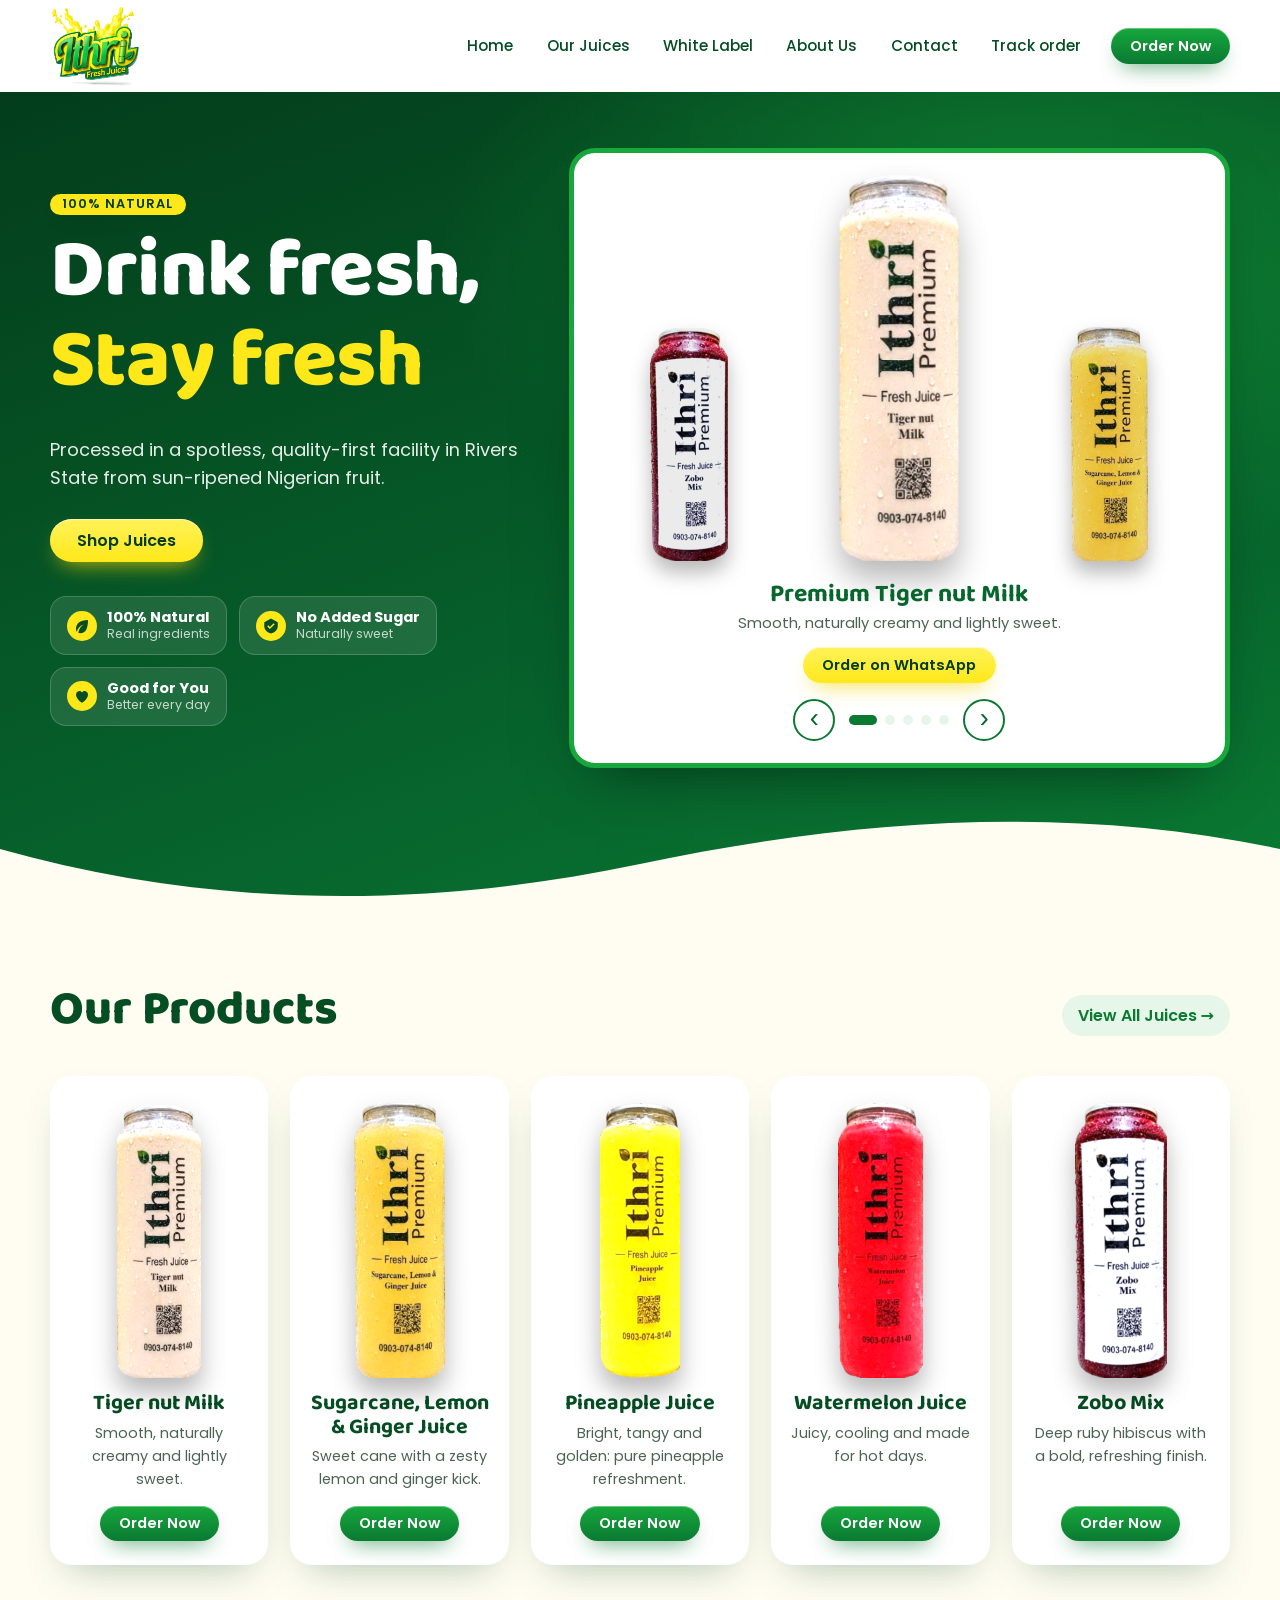
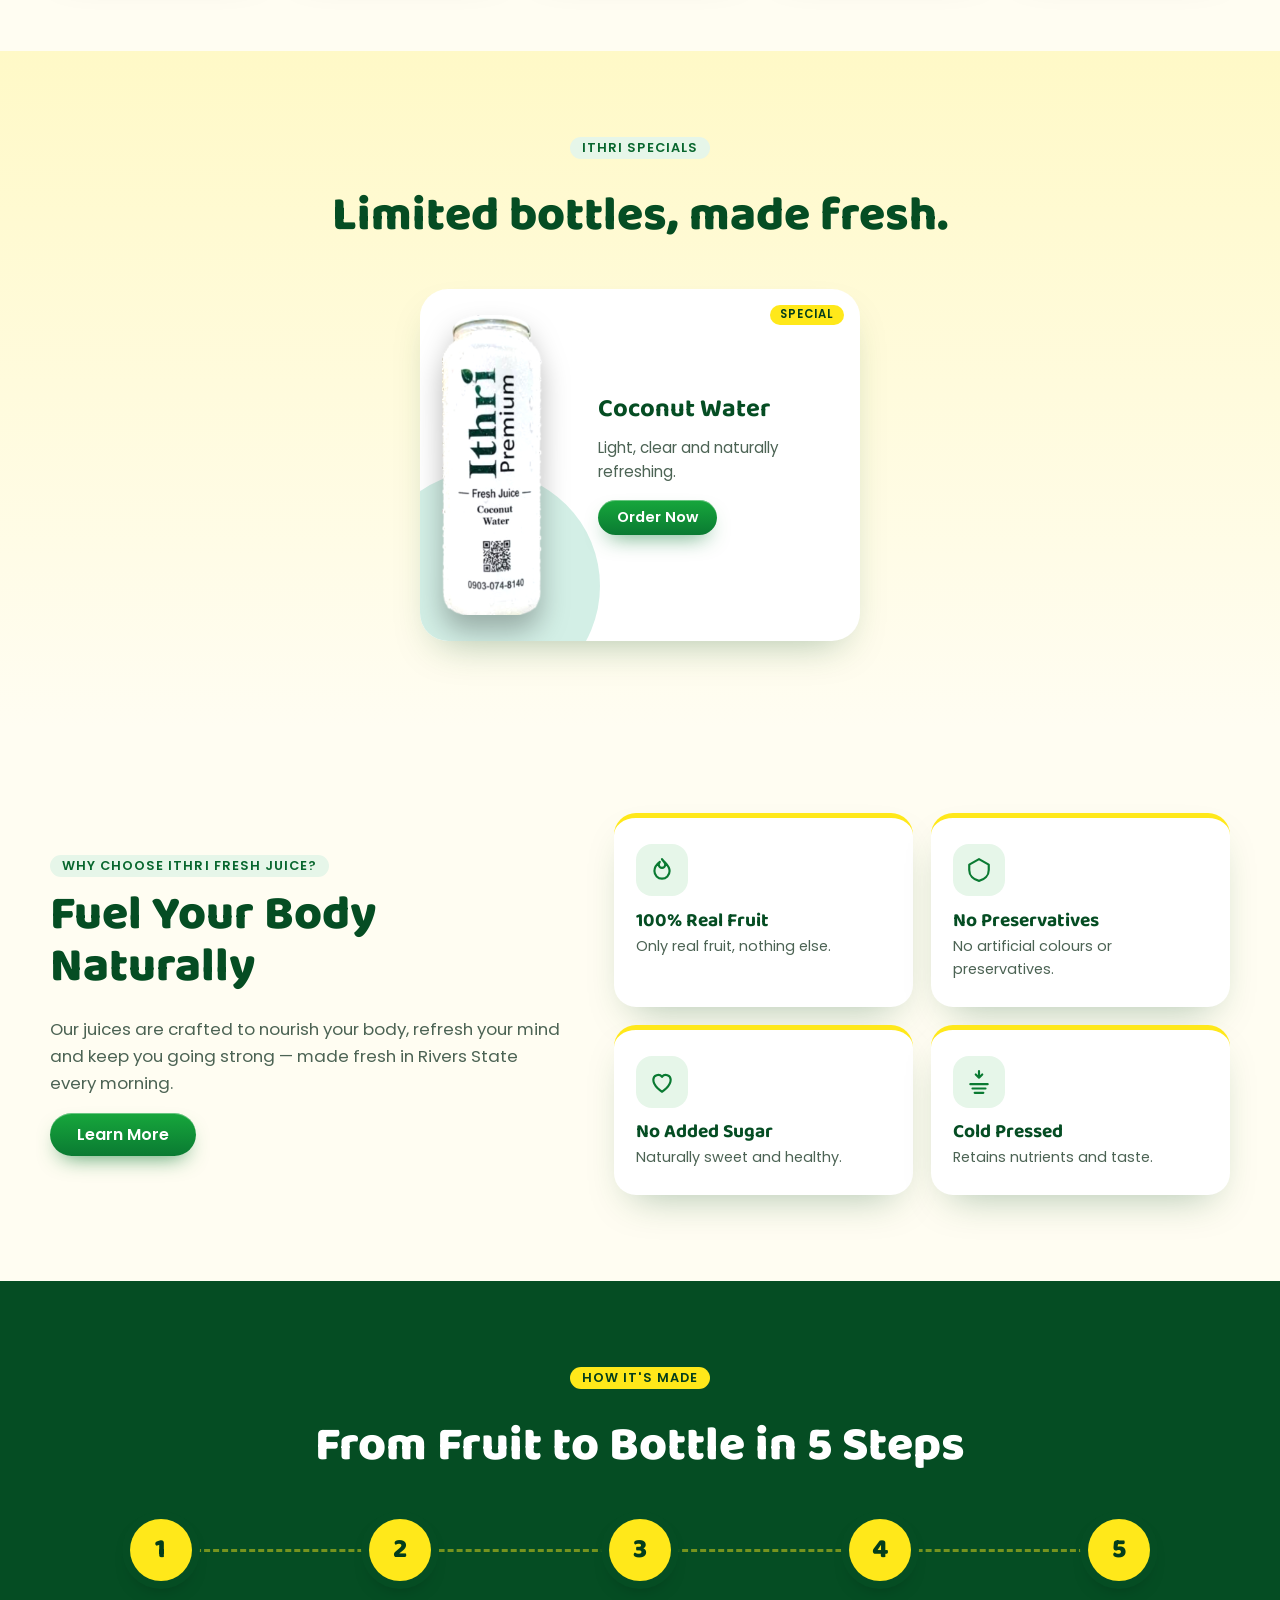
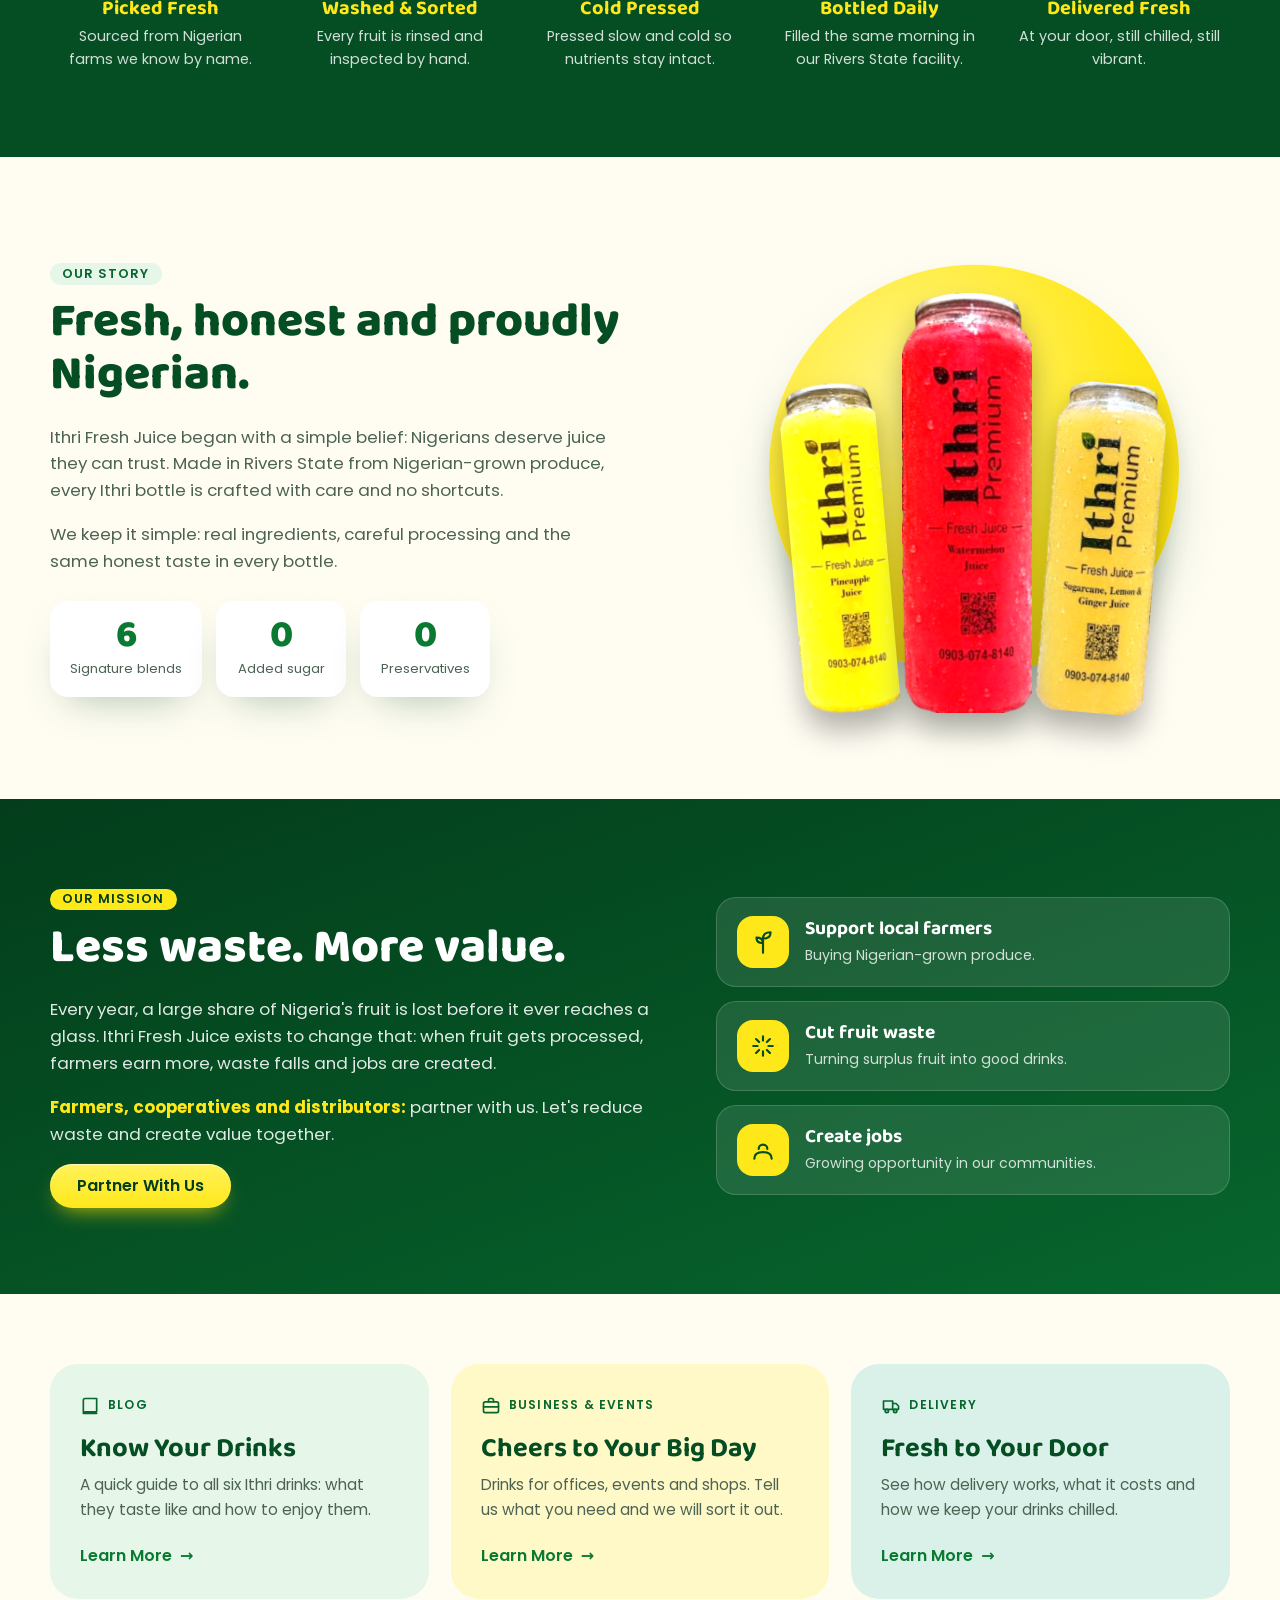
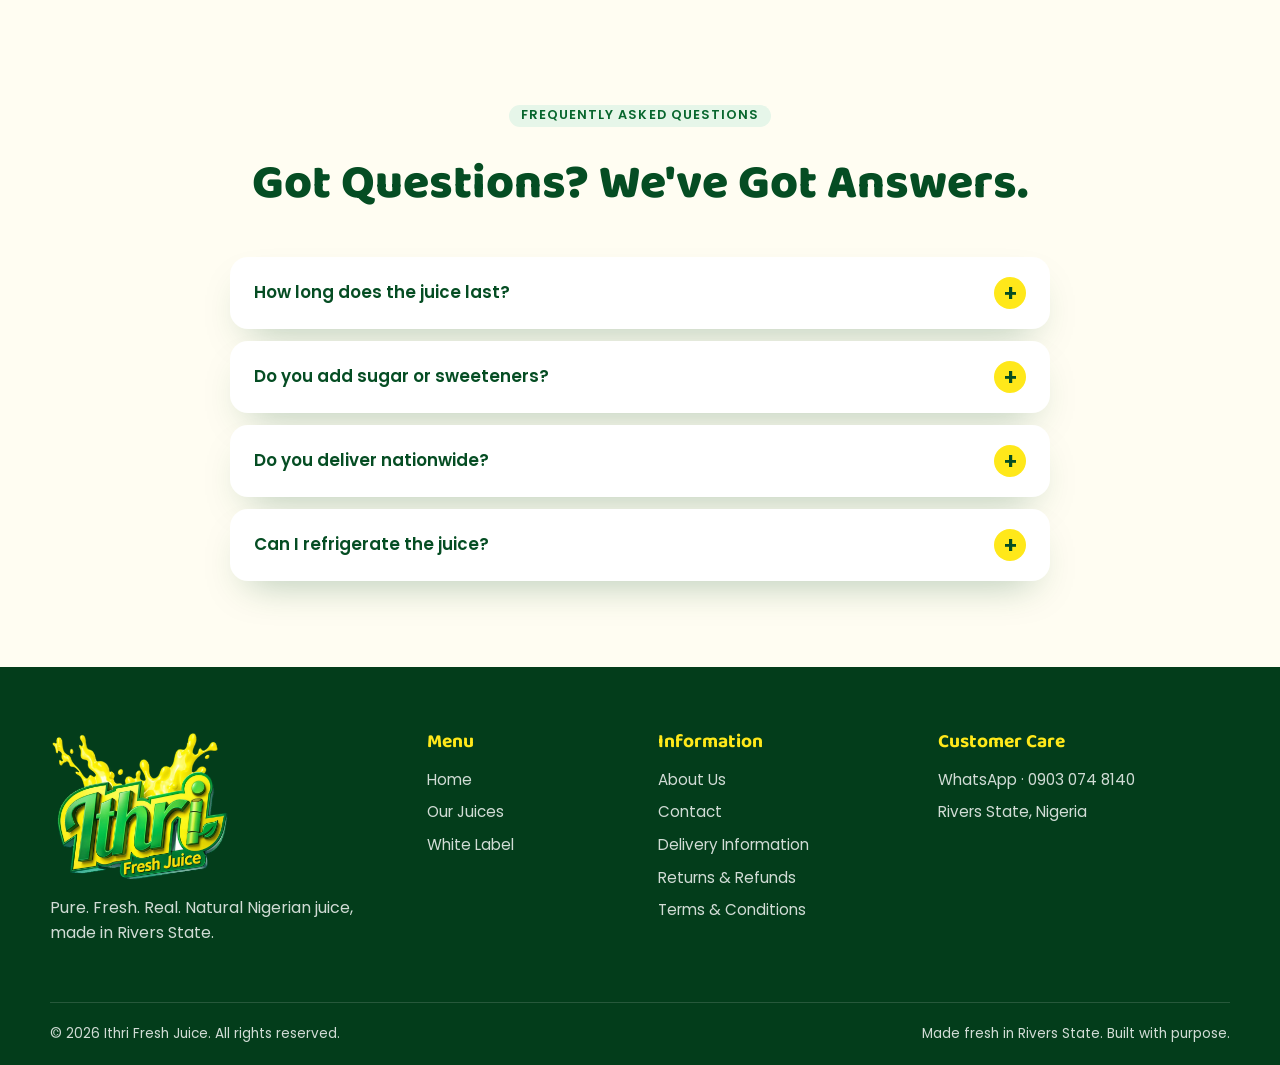
<file: index.html>
<!DOCTYPE html>
<html lang="en">
<head>
  <meta charset="utf-8">
  <meta name="viewport" content="width=device-width, initial-scale=1">
  <title>Ithri Fresh Juice | Drink fresh, Stay fresh</title>
  <meta name="description" content="Ithri Fresh Juice: natural Nigerian juices and milks processed in Rivers State. Tiger nut milk, sugarcane lemon and ginger, pineapple, watermelon, zobo and coconut water.">
  <meta name="theme-color" content="#0a7a32">
  <meta property="og:type" content="website">
  <meta property="og:title" content="Ithri Fresh Juice | Drink fresh, Stay fresh">
  <meta property="og:description" content="Natural Nigerian juices and milks, processed in Rivers State.">
  <meta property="og:image" content="assets/logo.png">
  <link rel="icon" href="assets/favicon.png" type="image/png">
  <link rel="preconnect" href="https://fonts.googleapis.com">
  <link rel="preconnect" href="https://fonts.gstatic.com" crossorigin>
  <link href="https://fonts.googleapis.com/css2?family=Baloo+2:wght@600;700;800&family=Poppins:wght@400;500;600&display=swap" rel="stylesheet">
  <link rel="stylesheet" href="css/style.css">
</head>
<body>

  <!-- ============ HEADER ============ -->
  <header class="site-header" id="top">
    <div class="container header-inner">
      <a class="brand" href="#home" aria-label="Ithri Fresh Juice home"><img src="assets/logo.png" alt="Ithri Fresh Juice" width="700" height="623"></a>
      <nav class="main-nav" id="main-nav" aria-label="Main">
        <a href="#home">Home</a>
        <a href="#products">Our Juices</a>
        <a href="#" data-soon="White Label">White Label</a>
        <a href="#story">About Us</a>
        <a href="contact.html">Contact</a>
        <a href="#" data-soon="Order tracking">Track order</a>
        <a class="btn btn-small nav-cta" href="#contact" data-order="">Order Now</a>
      </nav>
      <button class="nav-toggle" id="nav-toggle" aria-label="Open menu" aria-expanded="false" aria-controls="main-nav"><span></span><span></span><span></span></button>
    </div>
  </header>

  <main>
  <!-- ============ HERO ============ -->
  <section class="hero" id="home">
    <span class="blob blob-1" aria-hidden="true"></span><span class="blob blob-2" aria-hidden="true"></span><span class="blob blob-3" aria-hidden="true"></span>
    <div class="container hero-inner">
      <div class="hero-copy">
        <p class="eyebrow">100% Natural</p>
        <h1>Drink fresh,<br><span>Stay fresh</span></h1>
        <p class="lead">Processed in a spotless, quality-first facility in Rivers State from sun-ripened Nigerian fruit.</p>
        <div class="hero-actions"><a class="btn btn-yellow" href="#products">Shop Juices</a></div>
        <ul class="badges">
          <li><svg viewBox="0 0 24 24" aria-hidden="true"><path d="M20 4C9 4 4 9 4 16c0 1.700.4 3 1 4 1-5 4-8 9-10-4 3-6 6-7 11 1 .4 2 .6 3 .6C17 21.600 20 15 20 4Z"/></svg><b>100% Natural</b><small>Real ingredients</small></li>
          <li><svg viewBox="0 0 24 24" aria-hidden="true"><path d="M12 2 3 7v5c0 5 3.800 8.800 9 10 5.200-1.200 9-5 9-10V7l-9-5Zm-1.500 14L7 12.500l1.400-1.400 2.100 2.100 5-5L17 9.600 10.500 16Z"/></svg><b>No Added Sugar</b><small>Naturally sweet</small></li>
          <li><svg viewBox="0 0 24 24" aria-hidden="true"><path d="M12 21s-8-4.700-8-11a4.500 4.500 0 0 1 8-2.800A4.500 4.500 0 0 1 20 10c0 6.300-8 11-8 11Z"/></svg><b>Good for You</b><small>Better every day</small></li>
        </ul>
      </div>

      <div class="hero-stage" aria-roledescription="carousel" aria-label="Ithri products">
        <div class="stage-disc" aria-hidden="true"></div>
        <div class="slides" id="slides">
            <figure class="slide" data-name="Premium Tiger nut Milk" data-desc="Smooth, naturally creamy and lightly sweet.">
              <img src="assets/can-tigernut-milk.png" alt="Ithri Premium Tiger nut Milk bottle" width="242" height="768" fetchpriority="high">
            </figure>
            <figure class="slide" data-name="Premium Sugarcane, Lemon &amp; Ginger Juice" data-desc="Sweet cane with a zesty lemon and ginger kick.">
              <img src="assets/can-sugarcane-juice.png" alt="Ithri Premium Sugarcane, Lemon &amp; Ginger Juice bottle" width="248" height="768" loading="lazy">
            </figure>
            <figure class="slide" data-name="Premium Pineapple Juice" data-desc="Bright, tangy and golden: pure pineapple refreshment.">
              <img src="assets/can-pineapple-juice.png" alt="Ithri Premium Pineapple Juice bottle" width="242" height="768" loading="lazy">
            </figure>
            <figure class="slide" data-name="Premium Watermelon Juice" data-desc="Juicy, cooling and made for hot days.">
              <img src="assets/can-watermelon-juice.png" alt="Ithri Premium Watermelon Juice bottle" width="242" height="768" loading="lazy">
            </figure>
            <figure class="slide" data-name="Premium Zobo Mix" data-desc="Deep ruby hibiscus with a bold, refreshing finish.">
              <img src="assets/can-zobo-mix.png" alt="Ithri Premium Zobo Mix bottle" width="257" height="768" loading="lazy">
            </figure>
        </div>
        <div class="slide-caption" aria-live="polite">
          <h2 id="cap-name">Premium Tiger nut Milk</h2>
          <p id="cap-desc">Smooth, naturally creamy and lightly sweet.</p>
          <a class="btn btn-yellow btn-small" id="cap-order" href="#contact" data-order="Premium Tiger nut Milk">Order on WhatsApp</a>
        </div>
        <div class="slider-controls">
          <button class="arrow" id="prev" aria-label="Previous product">&#8249;</button>
          <div class="dots" id="dots" role="tablist" aria-label="Choose product"></div>
          <button class="arrow" id="next" aria-label="Next product">&#8250;</button>
        </div>
      </div>
    </div>
    <svg class="hero-wave" viewBox="0 0 1440 90" preserveAspectRatio="none" aria-hidden="true"><path d="M0 40C240 100 480 100 720 55S1200-5 1440 40v50H0Z"/></svg>
  </section>

  <!-- ============ OUR PRODUCTS ============ -->
  <section class="section products" id="products">
    <div class="container">
      <div class="section-head">
        <h2>Our Products</h2>
        <a class="link-arrow" href="#" data-soon="The full juice menu">View All Juices &rarr;</a>
      </div>
      <div class="product-grid">
        <article class="product-card reveal" style="--tint:var(--tint-tigernut-milk)">
          <div class="product-visual"><img src="assets/can-tigernut-milk.png" alt="Ithri Premium Tiger nut Milk bottle" width="242" height="768" loading="lazy"></div>
          <h3>Tiger nut Milk</h3>
          <p>Smooth, naturally creamy and lightly sweet.</p>
          <a class="btn btn-small" href="#contact" data-order="Premium Tiger nut Milk">Order Now</a>
        </article>
        <article class="product-card reveal" style="--tint:var(--tint-sugarcane-juice)">
          <div class="product-visual"><img src="assets/can-sugarcane-juice.png" alt="Ithri Premium Sugarcane, Lemon &amp; Ginger Juice bottle" width="248" height="768" loading="lazy"></div>
          <h3>Sugarcane, Lemon &amp; Ginger Juice</h3>
          <p>Sweet cane with a zesty lemon and ginger kick.</p>
          <a class="btn btn-small" href="#contact" data-order="Premium Sugarcane, Lemon &amp; Ginger Juice">Order Now</a>
        </article>
        <article class="product-card reveal" style="--tint:var(--tint-pineapple-juice)">
          <div class="product-visual"><img src="assets/can-pineapple-juice.png" alt="Ithri Premium Pineapple Juice bottle" width="242" height="768" loading="lazy"></div>
          <h3>Pineapple Juice</h3>
          <p>Bright, tangy and golden: pure pineapple refreshment.</p>
          <a class="btn btn-small" href="#contact" data-order="Premium Pineapple Juice">Order Now</a>
        </article>
        <article class="product-card reveal" style="--tint:var(--tint-watermelon-juice)">
          <div class="product-visual"><img src="assets/can-watermelon-juice.png" alt="Ithri Premium Watermelon Juice bottle" width="242" height="768" loading="lazy"></div>
          <h3>Watermelon Juice</h3>
          <p>Juicy, cooling and made for hot days.</p>
          <a class="btn btn-small" href="#contact" data-order="Premium Watermelon Juice">Order Now</a>
        </article>
        <article class="product-card reveal" style="--tint:var(--tint-zobo-mix)">
          <div class="product-visual"><img src="assets/can-zobo-mix.png" alt="Ithri Premium Zobo Mix bottle" width="257" height="768" loading="lazy"></div>
          <h3>Zobo Mix</h3>
          <p>Deep ruby hibiscus with a bold, refreshing finish.</p>
          <a class="btn btn-small" href="#contact" data-order="Premium Zobo Mix">Order Now</a>
        </article>
      </div>
    </div>
  </section>

  <!-- ============ ITHRI SPECIALS ============ -->
  <section class="section specials" id="specials">
    <div class="container">
      <div class="section-head center">
        <p class="eyebrow dark">Ithri Specials</p>
        <h2>Limited bottles, made fresh.</h2>
      </div>
      <div class="special-grid">
        <article class="special-card reveal" style="--tint:var(--tint-coconut-water)">
          <span class="badge">Special</span>
          <div class="special-visual"><img src="assets/can-coconut-water.png" alt="Ithri Premium Coconut Water bottle" width="252" height="768" loading="lazy"></div>
          <div class="special-body">
            <h3>Coconut Water</h3>
            <p>Light, clear and naturally refreshing.</p>
            <a class="btn btn-small" href="#contact" data-order="Premium Coconut Water">Order Now</a>
          </div>
        </article>
      </div>
    </div>
  </section>

  <!-- ============ WHY CHOOSE ============ -->
  <section class="section why" id="why">
    <div class="container why-inner">
      <div class="why-copy reveal">
        <p class="eyebrow dark">Why Choose Ithri Fresh Juice?</p>
        <h2>Fuel Your Body Naturally</h2>
        <p>Our juices are crafted to nourish your body, refresh your mind and keep you going strong &mdash; made fresh in Rivers State every morning.</p>
        <a class="btn" href="#story">Learn More</a>
      </div>
      <div class="why-cards">
        <div class="why-card reveal"><span class="ico"><svg viewBox="0 0 24 24"><path d="M12 2c1 2 3 3 3 5a3 3 0 0 1-6 0c0-1 .5-1.800 1-2.500C8 6 5 9 5 13a7 7 0 0 0 14 0c0-5-4-7-7-11Z"/></svg></span><h3>100% Real Fruit</h3><p>Only real fruit, nothing else.</p></div>
        <div class="why-card reveal"><span class="ico"><svg viewBox="0 0 24 24"><path d="M12 2 3 7v5c0 5 3.800 8.800 9 10 5.200-1.200 9-5 9-10V7l-9-5Z"/></svg></span><h3>No Preservatives</h3><p>No artificial colours or preservatives.</p></div>
        <div class="why-card reveal"><span class="ico"><svg viewBox="0 0 24 24"><path d="M12 21s-8-4.700-8-11a4.500 4.500 0 0 1 8-2.800A4.500 4.500 0 0 1 20 10c0 6.300-8 11-8 11Z"/></svg></span><h3>No Added Sugar</h3><p>Naturally sweet and healthy.</p></div>
        <div class="why-card reveal"><span class="ico"><svg viewBox="0 0 24 24"><path d="M12 2v6m0 0 3-3m-3 3L9 5M4 14h16M6 18h12M8 22h8"/></svg></span><h3>Cold Pressed</h3><p>Retains nutrients and taste.</p></div>
      </div>
    </div>
  </section>

  <!-- ============ HOW IT'S MADE ============ -->
  <section class="section process" id="process">
    <div class="container">
      <div class="section-head center">
        <p class="eyebrow">How It's Made</p>
        <h2>From Fruit to Bottle in 5 Steps</h2>
      </div>
      <ol class="steps">
        <li class="reveal"><span class="num">1</span><h3>Picked Fresh</h3><p>Sourced from Nigerian farms we know by name.</p></li>
        <li class="reveal"><span class="num">2</span><h3>Washed &amp; Sorted</h3><p>Every fruit is rinsed and inspected by hand.</p></li>
        <li class="reveal"><span class="num">3</span><h3>Cold Pressed</h3><p>Pressed slow and cold so nutrients stay intact.</p></li>
        <li class="reveal"><span class="num">4</span><h3>Bottled Daily</h3><p>Filled the same morning in our Rivers State facility.</p></li>
        <li class="reveal"><span class="num">5</span><h3>Delivered Fresh</h3><p>At your door, still chilled, still vibrant.</p></li>
      </ol>
    </div>
  </section>

  <!-- ============ OUR STORY ============ -->
  <section class="section story" id="story">
    <div class="container story-inner">
      <div class="story-copy reveal">
        <p class="eyebrow dark">Our Story</p>
        <h2>Fresh, honest and proudly Nigerian.</h2>
        <p>Ithri Fresh Juice began with a simple belief: Nigerians deserve juice they can trust. Made in Rivers State from Nigerian-grown produce, every Ithri bottle is crafted with care and no shortcuts.</p>
        <p>We keep it simple: real ingredients, careful processing and the same honest taste in every bottle.</p>
        <ul class="stats">
          <li><b>6</b><span>Signature blends</span></li>
          <li><b>0</b><span>Added sugar</span></li>
          <li><b>0</b><span>Preservatives</span></li>
        </ul>
      </div>
      <div class="story-visual reveal" aria-hidden="true">
        <div class="story-disc"></div>
        <img class="c1" src="assets/can-pineapple-juice.png" alt="" loading="lazy" width="242" height="768">
        <img class="c2" src="assets/can-watermelon-juice.png" alt="" loading="lazy" width="242" height="768">
        <img class="c3" src="assets/can-sugarcane-juice.png" alt="" loading="lazy" width="248" height="768">
      </div>
    </div>
  </section>

  <!-- ============ MISSION ============ -->
  <section class="section mission" id="mission">
    <div class="container mission-inner">
      <div class="mission-copy reveal">
        <p class="eyebrow">Our Mission</p>
        <h2>Less waste. More value.</h2>
        <p>Every year, a large share of Nigeria's fruit is lost before it ever reaches a glass. Ithri Fresh Juice exists to change that: when fruit gets processed, farmers earn more, waste falls and jobs are created.</p>
        <p><b>Farmers, cooperatives and distributors:</b> partner with us. Let's reduce waste and create value together.</p>
        <a class="btn btn-yellow" href="#contact" data-order="" data-msg="Hello Ithri Fresh Juice, I'd like to discuss a partnership.">Partner With Us</a>
      </div>
      <ul class="pillars">
        <li class="reveal"><span class="ico"><svg viewBox="0 0 24 24"><path d="M12 22V9m0 0c0-4 3-6 7-6 0 4-3 6-7 6Zm0 4c0-3-2-5-6-5 0 3 2 5 6 5Z"/></svg></span><h3>Support local farmers</h3><p>Buying Nigerian-grown produce.</p></li>
        <li class="reveal"><span class="ico"><svg viewBox="0 0 24 24"><path d="M12 3v4M12 17v4M3 12h4M17 12h4M5.600 5.600l2.800 2.800M15.600 15.600l2.800 2.800M18.400 5.600l-2.800 2.800M8.400 15.600l-2.800 2.800"/></svg></span><h3>Cut fruit waste</h3><p>Turning surplus fruit into good drinks.</p></li>
        <li class="reveal"><span class="ico"><svg viewBox="0 0 24 24"><path d="M16 11a4 4 0 1 0-8 0m-4 9c0-4 3-6 8-6s8 2 8 6"/></svg></span><h3>Create jobs</h3><p>Growing opportunity in our communities.</p></li>
      </ul>
    </div>
  </section>

  <!-- ============ INSTAGRAM (shown when a handle is set in js/config.js) ============ -->
  <section class="section insta" id="instagram" hidden>
    <div class="container center">
      <p class="eyebrow dark">Follow Us On Instagram</p>
      <h3 class="insta-handle"><a id="insta-link" href="#" target="_blank" rel="noopener"></a></h3>
      <div class="insta-grid">
        <a href="#" class="insta-tile"><img src="assets/can-tigernut-milk.png" alt="" loading="lazy" width="242" height="768"></a>
        <a href="#" class="insta-tile"><img src="assets/can-pineapple-juice.png" alt="" loading="lazy" width="242" height="768"></a>
        <a href="#" class="insta-tile"><img src="assets/can-watermelon-juice.png" alt="" loading="lazy" width="242" height="768"></a>
        <a href="#" class="insta-tile"><img src="assets/can-zobo-mix.png" alt="" loading="lazy" width="257" height="768"></a>
      </div>
    </div>
  </section>

  <!-- ============ EXPLORE CARDS ============ -->
  <section class="section explore" id="explore">
    <div class="container explore-grid">
      <a class="explore-card tone-green reveal" href="blog.html">
        <span class="tag"><svg viewBox="0 0 24 24" aria-hidden="true"><path d="M4 19V5a2 2 0 0 1 2-2h14v16H6a2 2 0 0 0-2 2Zm0 0a2 2 0 0 0 2 2h14"/></svg>Blog</span>
        <h3>Know Your Drinks</h3>
        <p>A quick guide to all six Ithri drinks: what they taste like and how to enjoy them.</p>
        <span class="more">Learn More <i aria-hidden="true">&rarr;</i></span>
      </a>
      <a class="explore-card tone-yellow reveal" href="contact.html">
        <span class="tag"><svg viewBox="0 0 24 24" aria-hidden="true"><rect x="3" y="7" width="18" height="13" rx="2"/><path d="M9 7V5a2 2 0 0 1 2-2h2a2 2 0 0 1 2 2v2M3 13h18"/></svg>Business &amp; Events</span>
        <h3>Cheers to Your Big Day</h3>
        <p>Drinks for offices, events and shops. Tell us what you need and we will sort it out.</p>
        <span class="more">Learn More <i aria-hidden="true">&rarr;</i></span>
      </a>
      <a class="explore-card tone-mint reveal" href="delivery.html">
        <span class="tag"><svg viewBox="0 0 24 24" aria-hidden="true"><path d="M3 6h11v10H3zM14 9h4l3 3v4h-7"/><circle cx="7" cy="18" r="2"/><circle cx="17" cy="18" r="2"/></svg>Delivery</span>
        <h3>Fresh to Your Door</h3>
        <p>See how delivery works, what it costs and how we keep your drinks chilled.</p>
        <span class="more">Learn More <i aria-hidden="true">&rarr;</i></span>
      </a>
    </div>
  </section>

  <!-- ============ FAQ ============ -->
  <section class="section faq" id="faq">
    <div class="container faq-inner">
      <div class="section-head center">
        <p class="eyebrow dark">Frequently Asked Questions</p>
        <h2>Got Questions? We've Got Answers.</h2>
      </div>
      <div class="faq-list">
        <details class="reveal"><summary>How long does the juice last?</summary><p>Our juices are made without preservatives, so keep them chilled and enjoy them within a few days of purchase.</p></details>
        <details class="reveal"><summary>Do you add sugar or sweeteners?</summary><p>No. The sweetness comes from the fruit itself.</p></details>
        <details class="reveal"><summary>Do you deliver nationwide?</summary><p>Message us on WhatsApp with your location and we'll let you know the delivery options available to you.</p></details>
        <details class="reveal"><summary>Can I refrigerate the juice?</summary><p>Yes, please do. Fresh juice is best kept refrigerated and served chilled.</p></details>
      </div>
    </div>
  </section>

  <!-- ============ NEWSLETTER (shown when formEmail is set in js/config.js) ============ -->
  <section class="section newsletter" id="newsletter" hidden>
    <div class="container newsletter-inner">
      <div>
        <p class="eyebrow">Join Our Community</p>
        <h3>Fresh news from Ithri</h3>
        <p>Quiet little health notes and new flavours, straight to your inbox.</p>
      </div>
      <form id="news-form" class="news-form" novalidate>
        <label class="sr-only" for="news-email">Email address</label>
        <input id="news-email" type="email" name="email" placeholder="Your email address" required autocomplete="email">
        <button class="btn btn-yellow" type="submit">Subscribe</button>
        <p class="form-msg" id="news-msg" role="status"></p>
      </form>
    </div>
  </section>
  </main>

  <!-- ============ FOOTER ============ -->
  <footer class="site-footer" id="contact">
    <div class="container footer-grid">
      <div class="foot-brand">
        <img src="assets/logo-clean.png" alt="Ithri Fresh Juice" width="700" height="582" loading="lazy">
        <p>Pure. Fresh. Real. Natural Nigerian juice, made in Rivers State.</p>
        <a class="foot-ig" id="foot-ig" href="#" target="_blank" rel="noopener" hidden>Instagram</a>
      </div>
      <nav aria-label="Menu">
        <h4>Menu</h4>
        <ul>
          <li><a href="#home">Home</a></li>
          <li><a href="#products">Our Juices</a></li>
          <li><a href="#" data-soon="White Label">White Label</a></li>
        </ul>
      </nav>
      <nav aria-label="Information">
        <h4>Information</h4>
        <ul>
          <li><a href="#story">About Us</a></li>
          <li><a href="contact.html">Contact</a></li>
          <li><a href="delivery.html">Delivery Information</a></li>
          <li><a href="returns.html">Returns &amp; Refunds</a></li>
          <li><a href="terms.html">Terms &amp; Conditions</a></li>
        </ul>
      </nav>
      <div>
        <h4>Customer Care</h4>
        <ul class="care">
          <li><a id="foot-wa" href="#" target="_blank" rel="noopener">WhatsApp</a></li>
          <li id="foot-email-li" hidden><a id="foot-email" href="#"></a></li>
          <li id="foot-address"></li>
          <li id="foot-hours" hidden></li>
        </ul>
      </div>
    </div>
    <div class="container foot-bottom">
      <p>&copy; 2026 Ithri Fresh Juice. All rights reserved.</p>
      <p>Made fresh in Rivers State. Built with purpose.</p>
    </div>
  </footer>

  <div class="toast" id="toast" role="status" aria-live="polite"></div>
  <script src="js/config.js"></script>
  <script src="js/main.js"></script>
</body>
</html>
</file>
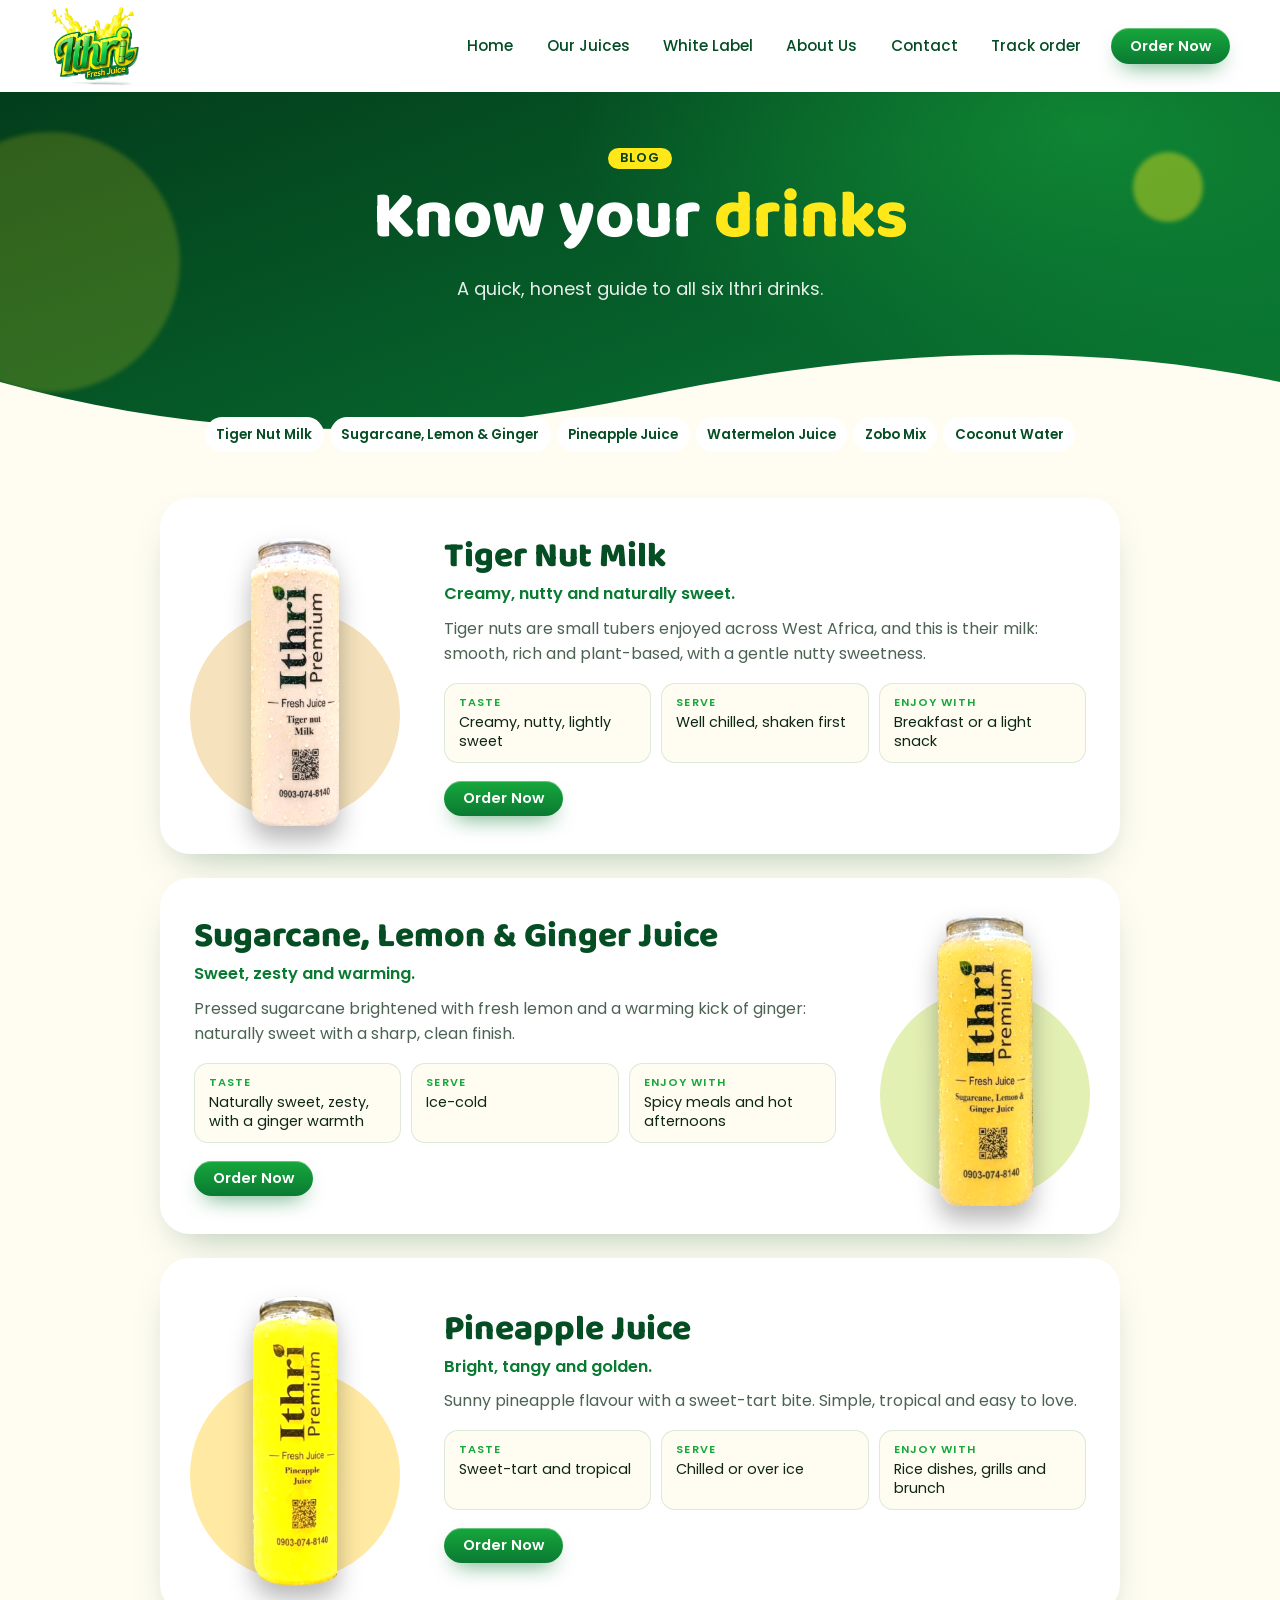
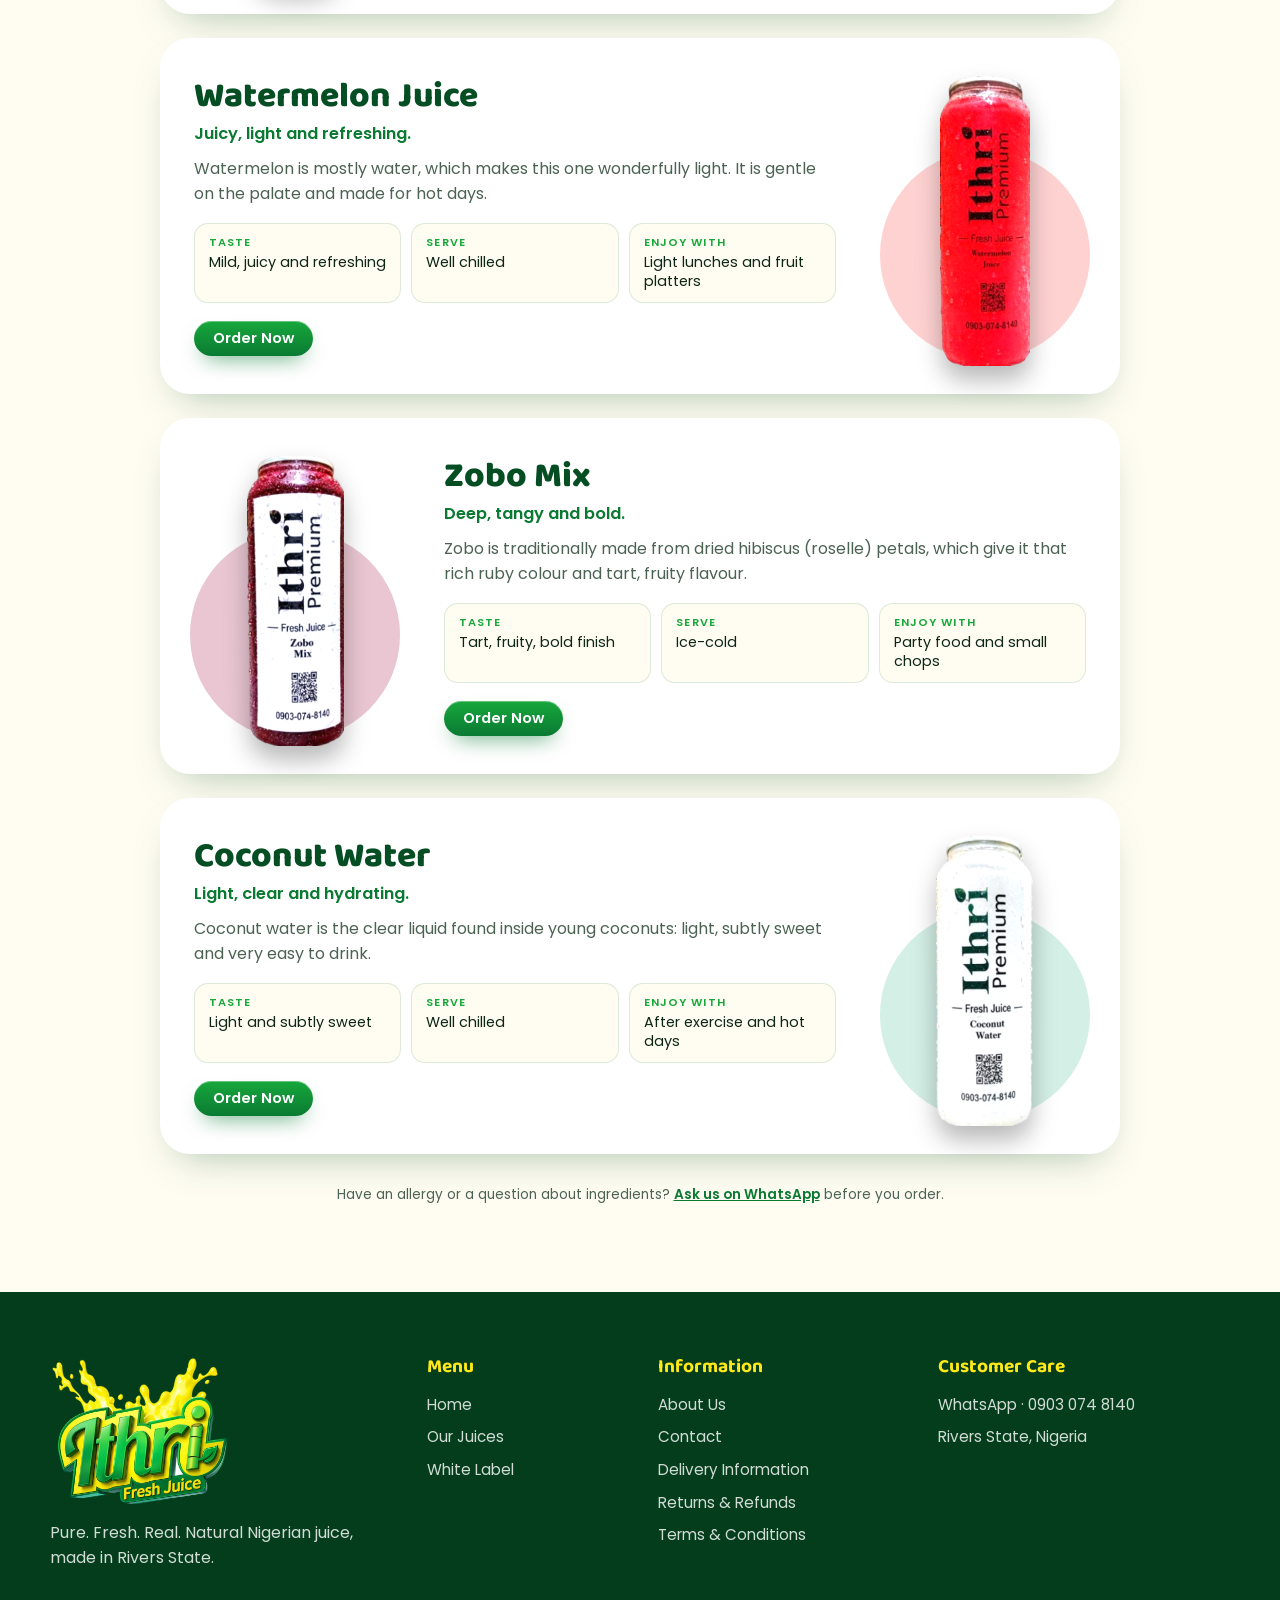
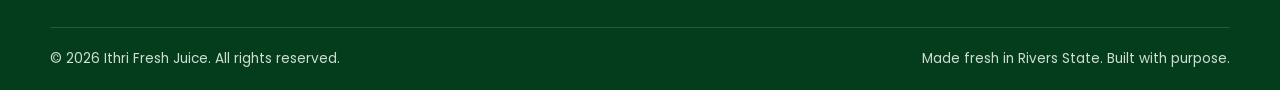
<file: blog.html>
<!DOCTYPE html>
<html lang="en">
<head>
  <meta charset="utf-8">
  <meta name="viewport" content="width=device-width, initial-scale=1">
  <title>Blog | Ithri Fresh Juice</title>
  <meta name="description" content="A quick guide to all six Ithri Fresh Juice drinks: tiger nut milk, sugarcane lemon and ginger, pineapple, watermelon, zobo and coconut water.">
  <meta name="theme-color" content="#0a7a32">
  <link rel="icon" href="assets/favicon.png" type="image/png">
  <link rel="preconnect" href="https://fonts.googleapis.com">
  <link rel="preconnect" href="https://fonts.gstatic.com" crossorigin>
  <link href="https://fonts.googleapis.com/css2?family=Baloo+2:wght@600;700;800&family=Poppins:wght@400;500;600&display=swap" rel="stylesheet">
  <link rel="stylesheet" href="css/style.css">
</head>
<body>

  <!-- ============ HEADER ============ -->
  <header class="site-header" id="top">
    <div class="container header-inner">
      <a class="brand" href="index.html" aria-label="Ithri Fresh Juice home"><img src="assets/logo.png" alt="Ithri Fresh Juice" width="700" height="623"></a>
      <nav class="main-nav" id="main-nav" aria-label="Main">
        <a href="index.html#home">Home</a>
        <a href="index.html#products">Our Juices</a>
        <a href="#" data-soon="White Label">White Label</a>
        <a href="index.html#story">About Us</a>
        <a href="contact.html">Contact</a>
        <a href="#" data-soon="Order tracking">Track order</a>
        <a class="btn btn-small nav-cta" href="index.html#contact" data-order="">Order Now</a>
      </nav>
      <button class="nav-toggle" id="nav-toggle" aria-label="Open menu" aria-expanded="false" aria-controls="main-nav"><span></span><span></span><span></span></button>
    </div>
  </header>

  <main>
    <section class="page-hero hero-sm">
      <span class="blob blob-1" aria-hidden="true"></span><span class="blob blob-3" aria-hidden="true"></span>
      <div class="container">
        <p class="eyebrow">Blog</p>
        <h1>Know your <span>drinks</span></h1>
        <p class="lead">A quick, honest guide to all six Ithri drinks.</p>
      </div>
      <svg class="hero-wave" viewBox="0 0 1440 90" preserveAspectRatio="none" aria-hidden="true"><path d="M0 40C240 100 480 100 720 55S1200-5 1440 40v50H0Z"/></svg>
    </section>
    <section class="section" style="padding-top:20px">
      <div class="container sub-wrap">
        <nav class="jump" aria-label="Jump to a drink">
        <a href="#tigernut">Tiger Nut Milk</a>
        <a href="#sugarcane">Sugarcane, Lemon &amp; Ginger</a>
        <a href="#pineapple">Pineapple Juice</a>
        <a href="#watermelon">Watermelon Juice</a>
        <a href="#zobo">Zobo Mix</a>
        <a href="#coconut-water">Coconut Water</a>
        </nav>
      <article class="drink" id="tigernut" style="--tint:var(--tint-tigernut-milk)">
        <div class="drink-img"><img src="assets/can-tigernut-milk.png" alt="Ithri Tiger Nut Milk bottle" width="242" height="768" loading="lazy"></div>
        <div>
          <h2>Tiger Nut Milk</h2>
          <p class="tagline">Creamy, nutty and naturally sweet.</p>
          <p>Tiger nuts are small tubers enjoyed across West Africa, and this is their milk: smooth, rich and plant-based, with a gentle nutty sweetness.</p>
          <ul class="facts">
            <li><b>Taste</b><span>Creamy, nutty, lightly sweet</span></li>
            <li><b>Serve</b><span>Well chilled, shaken first</span></li>
            <li><b>Enjoy with</b><span>Breakfast or a light snack</span></li>
          </ul>
          <a class="btn btn-small" href="#" data-order="Premium Tiger nut Milk">Order Now</a>
        </div>
      </article>
      <article class="drink" id="sugarcane" style="--tint:var(--tint-sugarcane-juice)">
        <div class="drink-img"><img src="assets/can-sugarcane-juice.png" alt="Ithri Sugarcane, Lemon &amp; Ginger Juice bottle" width="248" height="768" loading="lazy"></div>
        <div>
          <h2>Sugarcane, Lemon &amp; Ginger Juice</h2>
          <p class="tagline">Sweet, zesty and warming.</p>
          <p>Pressed sugarcane brightened with fresh lemon and a warming kick of ginger: naturally sweet with a sharp, clean finish.</p>
          <ul class="facts">
            <li><b>Taste</b><span>Naturally sweet, zesty, with a ginger warmth</span></li>
            <li><b>Serve</b><span>Ice-cold</span></li>
            <li><b>Enjoy with</b><span>Spicy meals and hot afternoons</span></li>
          </ul>
          <a class="btn btn-small" href="#" data-order="Premium Sugarcane, Lemon &amp; Ginger Juice">Order Now</a>
        </div>
      </article>
      <article class="drink" id="pineapple" style="--tint:var(--tint-pineapple-juice)">
        <div class="drink-img"><img src="assets/can-pineapple-juice.png" alt="Ithri Pineapple Juice bottle" width="242" height="768" loading="lazy"></div>
        <div>
          <h2>Pineapple Juice</h2>
          <p class="tagline">Bright, tangy and golden.</p>
          <p>Sunny pineapple flavour with a sweet-tart bite. Simple, tropical and easy to love.</p>
          <ul class="facts">
            <li><b>Taste</b><span>Sweet-tart and tropical</span></li>
            <li><b>Serve</b><span>Chilled or over ice</span></li>
            <li><b>Enjoy with</b><span>Rice dishes, grills and brunch</span></li>
          </ul>
          <a class="btn btn-small" href="#" data-order="Premium Pineapple Juice">Order Now</a>
        </div>
      </article>
      <article class="drink" id="watermelon" style="--tint:var(--tint-watermelon-juice)">
        <div class="drink-img"><img src="assets/can-watermelon-juice.png" alt="Ithri Watermelon Juice bottle" width="242" height="768" loading="lazy"></div>
        <div>
          <h2>Watermelon Juice</h2>
          <p class="tagline">Juicy, light and refreshing.</p>
          <p>Watermelon is mostly water, which makes this one wonderfully light. It is gentle on the palate and made for hot days.</p>
          <ul class="facts">
            <li><b>Taste</b><span>Mild, juicy and refreshing</span></li>
            <li><b>Serve</b><span>Well chilled</span></li>
            <li><b>Enjoy with</b><span>Light lunches and fruit platters</span></li>
          </ul>
          <a class="btn btn-small" href="#" data-order="Premium Watermelon Juice">Order Now</a>
        </div>
      </article>
      <article class="drink" id="zobo" style="--tint:var(--tint-zobo-mix)">
        <div class="drink-img"><img src="assets/can-zobo-mix.png" alt="Ithri Zobo Mix bottle" width="257" height="768" loading="lazy"></div>
        <div>
          <h2>Zobo Mix</h2>
          <p class="tagline">Deep, tangy and bold.</p>
          <p>Zobo is traditionally made from dried hibiscus (roselle) petals, which give it that rich ruby colour and tart, fruity flavour.</p>
          <ul class="facts">
            <li><b>Taste</b><span>Tart, fruity, bold finish</span></li>
            <li><b>Serve</b><span>Ice-cold</span></li>
            <li><b>Enjoy with</b><span>Party food and small chops</span></li>
          </ul>
          <a class="btn btn-small" href="#" data-order="Premium Zobo Mix">Order Now</a>
        </div>
      </article>
      <article class="drink" id="coconut-water" style="--tint:var(--tint-coconut-water)">
        <div class="drink-img"><img src="assets/can-coconut-water.png" alt="Ithri Coconut Water bottle" width="252" height="768" loading="lazy"></div>
        <div>
          <h2>Coconut Water</h2>
          <p class="tagline">Light, clear and hydrating.</p>
          <p>Coconut water is the clear liquid found inside young coconuts: light, subtly sweet and very easy to drink.</p>
          <ul class="facts">
            <li><b>Taste</b><span>Light and subtly sweet</span></li>
            <li><b>Serve</b><span>Well chilled</span></li>
            <li><b>Enjoy with</b><span>After exercise and hot days</span></li>
          </ul>
          <a class="btn btn-small" href="#" data-order="Premium Coconut Water">Order Now</a>
        </div>
      </article>
        <p class="stamp" style="text-align:center;margin-top:30px">Have an allergy or a question about ingredients? <a href="#" data-wa="Hello Ithri Fresh Juice, I have a question about ingredients." target="_blank" rel="noopener" style="color:var(--green-700);font-weight:600">Ask us on WhatsApp</a> before you order.</p>
      </div>
    </section>
  </main>

  <!-- ============ FOOTER ============ -->
  <footer class="site-footer" id="contact">
    <div class="container footer-grid">
      <div class="foot-brand">
        <img src="assets/logo-clean.png" alt="Ithri Fresh Juice" width="700" height="582" loading="lazy">
        <p>Pure. Fresh. Real. Natural Nigerian juice, made in Rivers State.</p>
        <a class="foot-ig" id="foot-ig" href="#" target="_blank" rel="noopener" hidden>Instagram</a>
      </div>
      <nav aria-label="Menu">
        <h4>Menu</h4>
        <ul>
          <li><a href="index.html#home">Home</a></li>
          <li><a href="index.html#products">Our Juices</a></li>
          <li><a href="#" data-soon="White Label">White Label</a></li>
        </ul>
      </nav>
      <nav aria-label="Information">
        <h4>Information</h4>
        <ul>
          <li><a href="index.html#story">About Us</a></li>
          <li><a href="contact.html">Contact</a></li>
          <li><a href="delivery.html">Delivery Information</a></li>
          <li><a href="returns.html">Returns &amp; Refunds</a></li>
          <li><a href="terms.html">Terms &amp; Conditions</a></li>
        </ul>
      </nav>
      <div>
        <h4>Customer Care</h4>
        <ul class="care">
          <li><a id="foot-wa" href="#" target="_blank" rel="noopener">WhatsApp</a></li>
          <li id="foot-email-li" hidden><a id="foot-email" href="#"></a></li>
          <li id="foot-address"></li>
          <li id="foot-hours" hidden></li>
        </ul>
      </div>
    </div>
    <div class="container foot-bottom">
      <p>&copy; 2026 Ithri Fresh Juice. All rights reserved.</p>
      <p>Made fresh in Rivers State. Built with purpose.</p>
    </div>
  </footer>

  <div class="toast" id="toast" role="status" aria-live="polite"></div>
  <script src="js/config.js"></script>
  <script src="js/inner.js"></script>
</body>
</html>
</file>
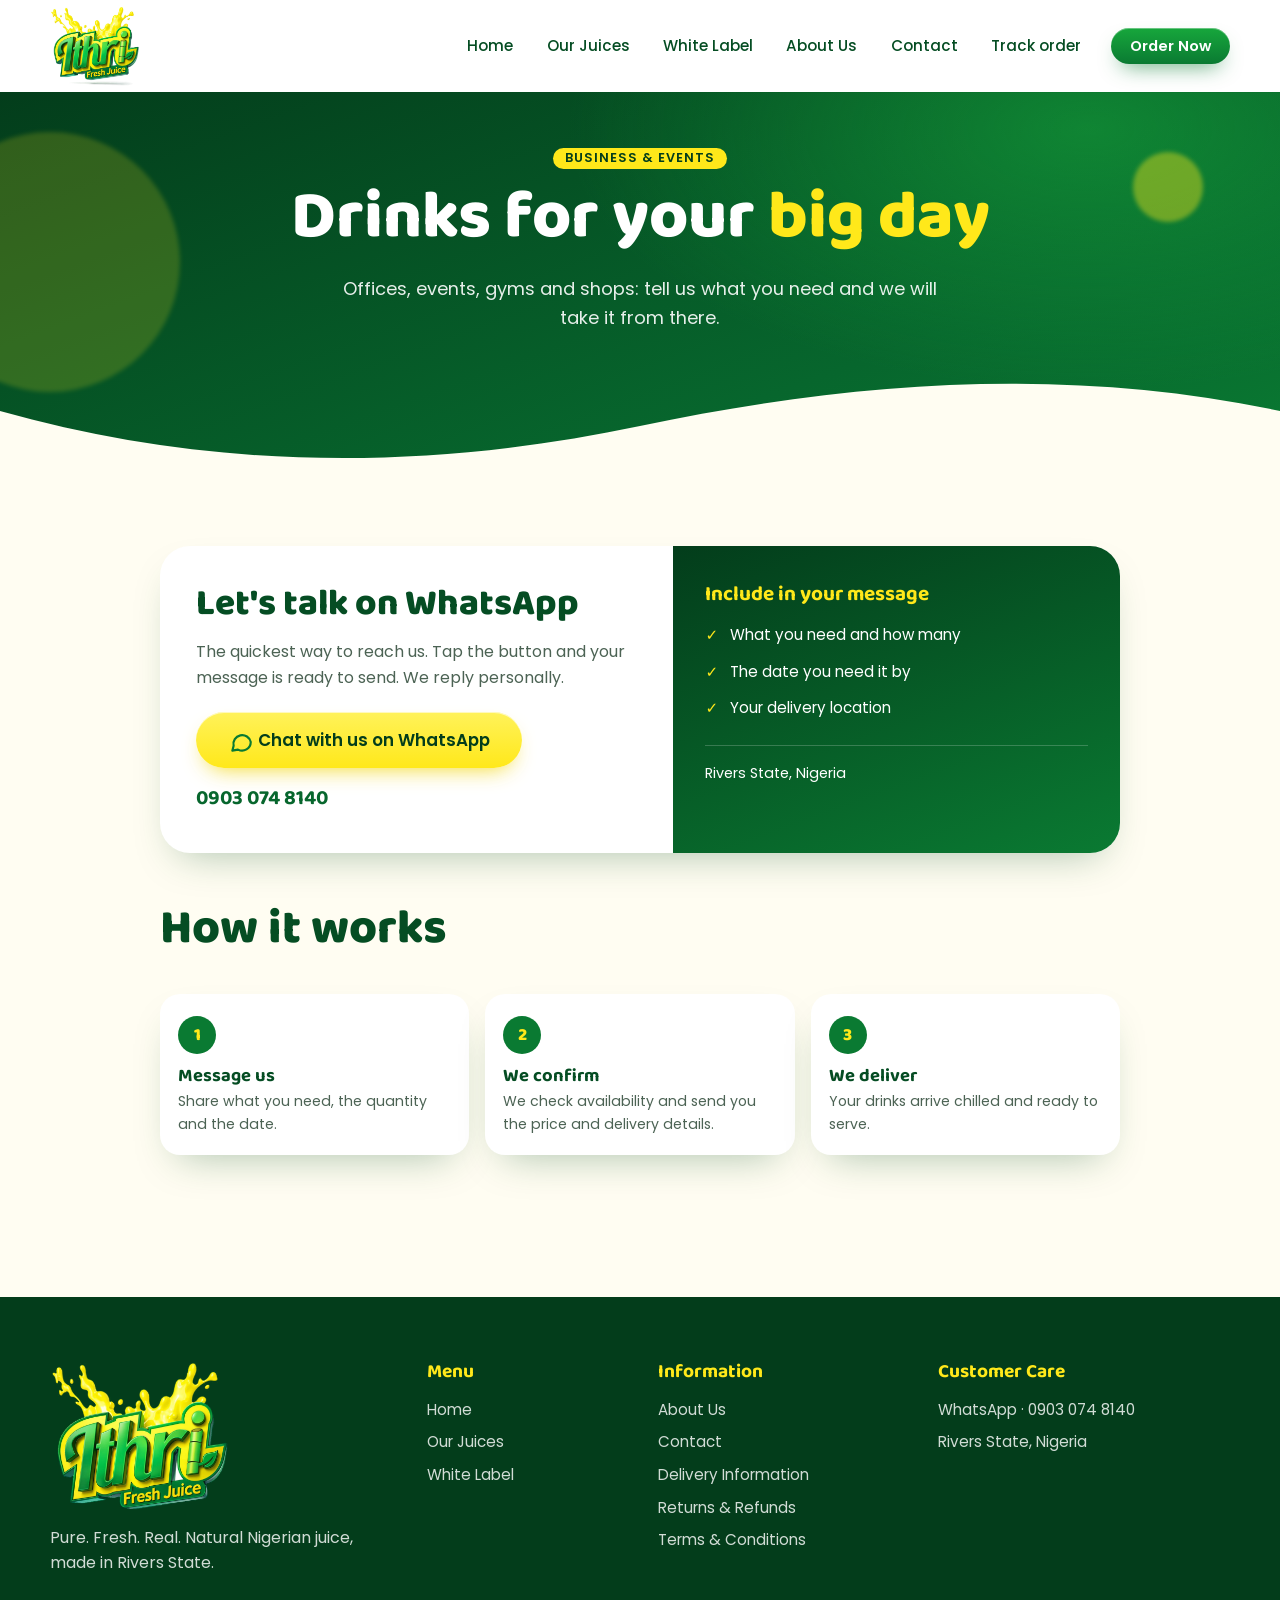
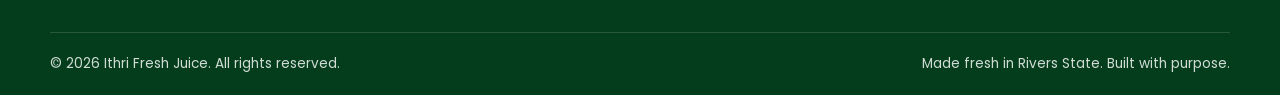
<file: contact.html>
<!DOCTYPE html>
<html lang="en">
<head>
  <meta charset="utf-8">
  <meta name="viewport" content="width=device-width, initial-scale=1">
  <title>Contact | Ithri Fresh Juice</title>
  <meta name="description" content="Contact Ithri Fresh Juice on WhatsApp for business, event and bulk orders.">
  <meta name="theme-color" content="#0a7a32">
  <link rel="icon" href="assets/favicon.png" type="image/png">
  <link rel="preconnect" href="https://fonts.googleapis.com">
  <link rel="preconnect" href="https://fonts.gstatic.com" crossorigin>
  <link href="https://fonts.googleapis.com/css2?family=Baloo+2:wght@600;700;800&family=Poppins:wght@400;500;600&display=swap" rel="stylesheet">
  <link rel="stylesheet" href="css/style.css">
</head>
<body>

  <!-- ============ HEADER ============ -->
  <header class="site-header" id="top">
    <div class="container header-inner">
      <a class="brand" href="index.html" aria-label="Ithri Fresh Juice home"><img src="assets/logo.png" alt="Ithri Fresh Juice" width="700" height="623"></a>
      <nav class="main-nav" id="main-nav" aria-label="Main">
        <a href="index.html#home">Home</a>
        <a href="index.html#products">Our Juices</a>
        <a href="#" data-soon="White Label">White Label</a>
        <a href="index.html#story">About Us</a>
        <a href="contact.html">Contact</a>
        <a href="#" data-soon="Order tracking">Track order</a>
        <a class="btn btn-small nav-cta" href="index.html#contact" data-order="">Order Now</a>
      </nav>
      <button class="nav-toggle" id="nav-toggle" aria-label="Open menu" aria-expanded="false" aria-controls="main-nav"><span></span><span></span><span></span></button>
    </div>
  </header>

  <main>
    <section class="page-hero hero-sm">
      <span class="blob blob-1" aria-hidden="true"></span><span class="blob blob-3" aria-hidden="true"></span>
      <div class="container">
        <p class="eyebrow">Business &amp; Events</p>
        <h1>Drinks for your <span>big day</span></h1>
        <p class="lead">Offices, events, gyms and shops: tell us what you need and we will take it from there.</p>
      </div>
      <svg class="hero-wave" viewBox="0 0 1440 90" preserveAspectRatio="none" aria-hidden="true"><path d="M0 40C240 100 480 100 720 55S1200-5 1440 40v50H0Z"/></svg>
    </section>
    <section class="section">
      <div class="container sub-wrap">
        <div class="contact-card">
          <div class="contact-main">
            <h2>Let's talk on WhatsApp</h2>
            <p>The quickest way to reach us. Tap the button and your message is ready to send. We reply personally.</p>
            <a class="btn btn-yellow" href="#" data-wa="Hello Ithri Fresh Juice, I would like to enquire about a bulk or event order." target="_blank" rel="noopener"><span class="ico" style="background:none;width:22px;height:22px"><svg viewBox="0 0 24 24" aria-hidden="true"><path d="M21 12a8 8 0 0 1-11.800 7L4 20l1.200-4.500A8 8 0 1 1 21 12Z"/></svg></span> Chat with us on WhatsApp</a>
            <span class="contact-num" data-phone></span>
          </div>
          <div class="contact-side">
            <h3>Include in your message</h3>
            <ul>
              <li>What you need and how many</li>
              <li>The date you need it by</li>
              <li>Your delivery location</li>
            </ul>
            <div class="contact-info">
              <span>Rivers State, Nigeria</span>
              <a id="contact-email" href="#" hidden></a>
              <span id="contact-hours" hidden></span>
            </div>
          </div>
        </div>

        <h2 class="block-title">How it works</h2>
        <ol class="flow three">
          <li><h3>Message us</h3><p>Share what you need, the quantity and the date.</p></li>
          <li><h3>We confirm</h3><p>We check availability and send you the price and delivery details.</p></li>
          <li><h3>We deliver</h3><p>Your drinks arrive chilled and ready to serve.</p></li>
        </ol>
      </div>
    </section>
  </main>

  <!-- ============ FOOTER ============ -->
  <footer class="site-footer" id="contact">
    <div class="container footer-grid">
      <div class="foot-brand">
        <img src="assets/logo-clean.png" alt="Ithri Fresh Juice" width="700" height="582" loading="lazy">
        <p>Pure. Fresh. Real. Natural Nigerian juice, made in Rivers State.</p>
        <a class="foot-ig" id="foot-ig" href="#" target="_blank" rel="noopener" hidden>Instagram</a>
      </div>
      <nav aria-label="Menu">
        <h4>Menu</h4>
        <ul>
          <li><a href="index.html#home">Home</a></li>
          <li><a href="index.html#products">Our Juices</a></li>
          <li><a href="#" data-soon="White Label">White Label</a></li>
        </ul>
      </nav>
      <nav aria-label="Information">
        <h4>Information</h4>
        <ul>
          <li><a href="index.html#story">About Us</a></li>
          <li><a href="contact.html">Contact</a></li>
          <li><a href="delivery.html">Delivery Information</a></li>
          <li><a href="returns.html">Returns &amp; Refunds</a></li>
          <li><a href="terms.html">Terms &amp; Conditions</a></li>
        </ul>
      </nav>
      <div>
        <h4>Customer Care</h4>
        <ul class="care">
          <li><a id="foot-wa" href="#" target="_blank" rel="noopener">WhatsApp</a></li>
          <li id="foot-email-li" hidden><a id="foot-email" href="#"></a></li>
          <li id="foot-address"></li>
          <li id="foot-hours" hidden></li>
        </ul>
      </div>
    </div>
    <div class="container foot-bottom">
      <p>&copy; 2026 Ithri Fresh Juice. All rights reserved.</p>
      <p>Made fresh in Rivers State. Built with purpose.</p>
    </div>
  </footer>

  <div class="toast" id="toast" role="status" aria-live="polite"></div>
  <script src="js/config.js"></script>
  <script src="js/inner.js"></script>
</body>
</html>
</file>
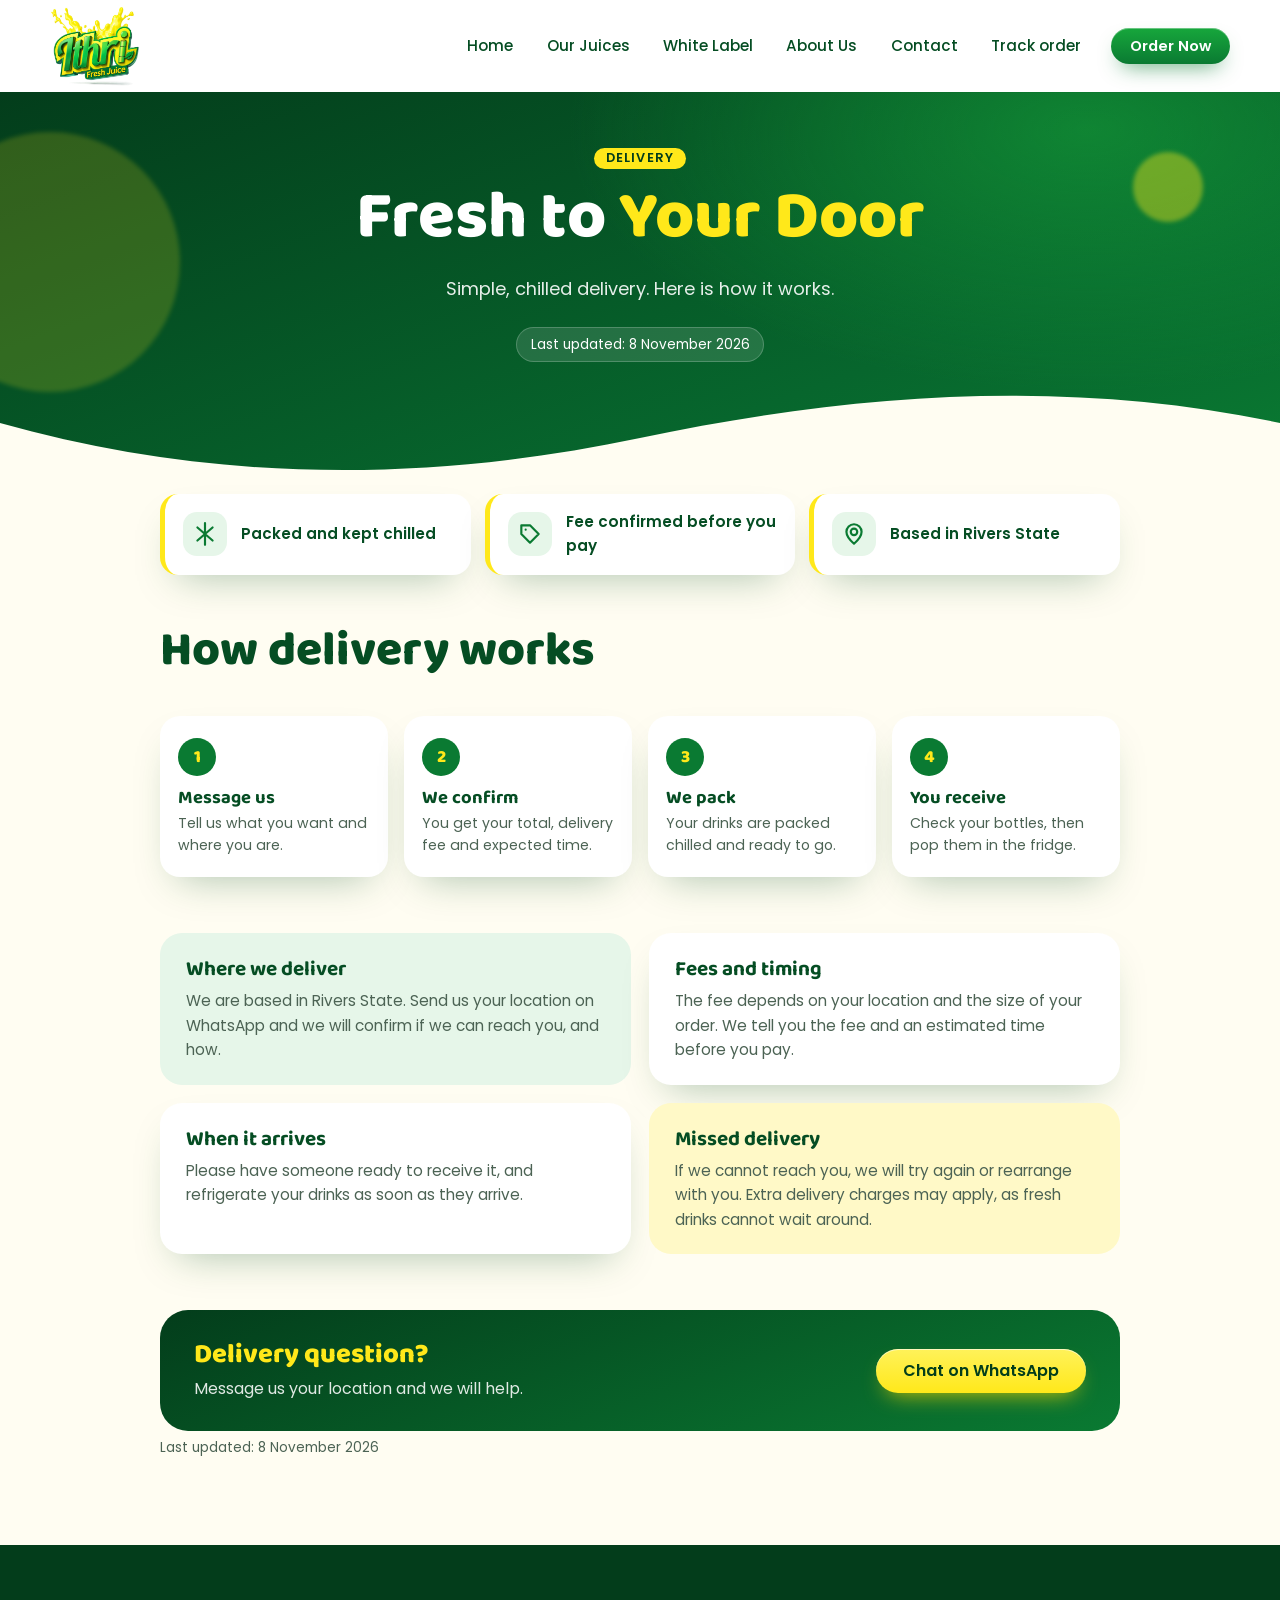
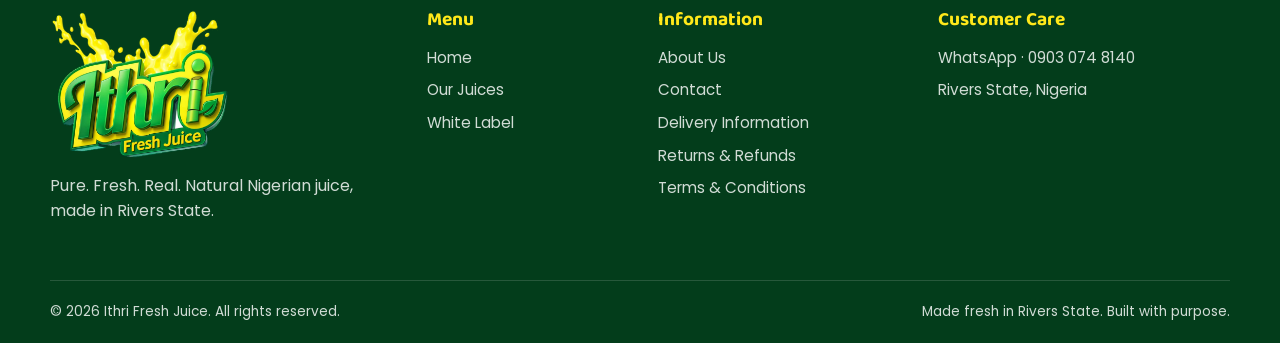
<file: delivery.html>
<!DOCTYPE html>
<html lang="en">
<head>
  <meta charset="utf-8">
  <meta name="viewport" content="width=device-width, initial-scale=1">
  <title>Delivery Information | Ithri Fresh Juice</title>
  <meta name="description" content="How delivery works at Ithri Fresh Juice: where we deliver, fees, timing and what to do when your drinks arrive.">
  <meta name="theme-color" content="#0a7a32">
  <link rel="icon" href="assets/favicon.png" type="image/png">
  <link rel="preconnect" href="https://fonts.googleapis.com">
  <link rel="preconnect" href="https://fonts.gstatic.com" crossorigin>
  <link href="https://fonts.googleapis.com/css2?family=Baloo+2:wght@600;700;800&family=Poppins:wght@400;500;600&display=swap" rel="stylesheet">
  <link rel="stylesheet" href="css/style.css">
</head>
<body>

  <!-- ============ HEADER ============ -->
  <header class="site-header" id="top">
    <div class="container header-inner">
      <a class="brand" href="index.html" aria-label="Ithri Fresh Juice home"><img src="assets/logo.png" alt="Ithri Fresh Juice" width="700" height="623"></a>
      <nav class="main-nav" id="main-nav" aria-label="Main">
        <a href="index.html#home">Home</a>
        <a href="index.html#products">Our Juices</a>
        <a href="#" data-soon="White Label">White Label</a>
        <a href="index.html#story">About Us</a>
        <a href="contact.html">Contact</a>
        <a href="#" data-soon="Order tracking">Track order</a>
        <a class="btn btn-small nav-cta" href="index.html#contact" data-order="">Order Now</a>
      </nav>
      <button class="nav-toggle" id="nav-toggle" aria-label="Open menu" aria-expanded="false" aria-controls="main-nav"><span></span><span></span><span></span></button>
    </div>
  </header>

  <main>
    <section class="page-hero hero-sm">
      <span class="blob blob-1" aria-hidden="true"></span><span class="blob blob-3" aria-hidden="true"></span>
      <div class="container">
        <p class="eyebrow">Delivery</p>
        <h1>Fresh to <span>Your Door</span></h1>
        <p class="lead">Simple, chilled delivery. Here is how it works.</p>
        <p class="updated">Last updated: 8 November 2026</p>
      </div>
      <svg class="hero-wave" viewBox="0 0 1440 90" preserveAspectRatio="none" aria-hidden="true"><path d="M0 40C240 100 480 100 720 55S1200-5 1440 40v50H0Z"/></svg>
    </section>
    <section class="section">
      <div class="container sub-wrap">
        <ul class="mini">
          <li><span class="ico"><svg viewBox="0 0 24 24" aria-hidden="true"><path d="M12 2v20M5 6l14 12M19 6 5 18"/></svg></span>Packed and kept chilled</li>
          <li><span class="ico"><svg viewBox="0 0 24 24" aria-hidden="true"><path d="M20 12 12 20 4 12V4h8l8 8Zm-12-4h.01"/></svg></span>Fee confirmed before you pay</li>
          <li><span class="ico"><svg viewBox="0 0 24 24" aria-hidden="true"><path d="M12 21s-7-6-7-11a7 7 0 0 1 14 0c0 5-7 11-7 11Zm0-8a3 3 0 1 0 0-6 3 3 0 0 0 0 6Z"/></svg></span>Based in Rivers State</li>
        </ul>

        <h2 class="block-title">How delivery works</h2>
        <ol class="flow">
          <li><h3>Message us</h3><p>Tell us what you want and where you are.</p></li>
          <li><h3>We confirm</h3><p>You get your total, delivery fee and expected time.</p></li>
          <li><h3>We pack</h3><p>Your drinks are packed chilled and ready to go.</p></li>
          <li><h3>You receive</h3><p>Check your bottles, then pop them in the fridge.</p></li>
        </ol>

        <div class="duo">
          <div class="note tint"><h3>Where we deliver</h3><p>We are based in Rivers State. Send us your location on WhatsApp and we will confirm if we can reach you, and how.</p></div>
          <div class="note"><h3>Fees and timing</h3><p>The fee depends on your location and the size of your order. We tell you the fee and an estimated time before you pay.</p></div>
          <div class="note"><h3>When it arrives</h3><p>Please have someone ready to receive it, and refrigerate your drinks as soon as they arrive.</p></div>
          <div class="note warm"><h3>Missed delivery</h3><p>If we cannot reach you, we will try again or rearrange with you. Extra delivery charges may apply, as fresh drinks cannot wait around.</p></div>
        </div>

        <aside class="cta-strip">
          <div><h2>Delivery question?</h2><p>Message us your location and we will help.</p></div>
          <a class="btn btn-yellow" href="#" data-wa="Hello Ithri Fresh Juice, I have a question about delivery." target="_blank" rel="noopener">Chat on WhatsApp</a>
        </aside>
        <p class="stamp">Last updated: 8 November 2026</p>
      </div>
    </section>
  </main>

  <!-- ============ FOOTER ============ -->
  <footer class="site-footer" id="contact">
    <div class="container footer-grid">
      <div class="foot-brand">
        <img src="assets/logo-clean.png" alt="Ithri Fresh Juice" width="700" height="582" loading="lazy">
        <p>Pure. Fresh. Real. Natural Nigerian juice, made in Rivers State.</p>
        <a class="foot-ig" id="foot-ig" href="#" target="_blank" rel="noopener" hidden>Instagram</a>
      </div>
      <nav aria-label="Menu">
        <h4>Menu</h4>
        <ul>
          <li><a href="index.html#home">Home</a></li>
          <li><a href="index.html#products">Our Juices</a></li>
          <li><a href="#" data-soon="White Label">White Label</a></li>
        </ul>
      </nav>
      <nav aria-label="Information">
        <h4>Information</h4>
        <ul>
          <li><a href="index.html#story">About Us</a></li>
          <li><a href="contact.html">Contact</a></li>
          <li><a href="delivery.html">Delivery Information</a></li>
          <li><a href="returns.html">Returns &amp; Refunds</a></li>
          <li><a href="terms.html">Terms &amp; Conditions</a></li>
        </ul>
      </nav>
      <div>
        <h4>Customer Care</h4>
        <ul class="care">
          <li><a id="foot-wa" href="#" target="_blank" rel="noopener">WhatsApp</a></li>
          <li id="foot-email-li" hidden><a id="foot-email" href="#"></a></li>
          <li id="foot-address"></li>
          <li id="foot-hours" hidden></li>
        </ul>
      </div>
    </div>
    <div class="container foot-bottom">
      <p>&copy; 2026 Ithri Fresh Juice. All rights reserved.</p>
      <p>Made fresh in Rivers State. Built with purpose.</p>
    </div>
  </footer>

  <div class="toast" id="toast" role="status" aria-live="polite"></div>
  <script src="js/config.js"></script>
  <script src="js/inner.js"></script>
</body>
</html>
</file>
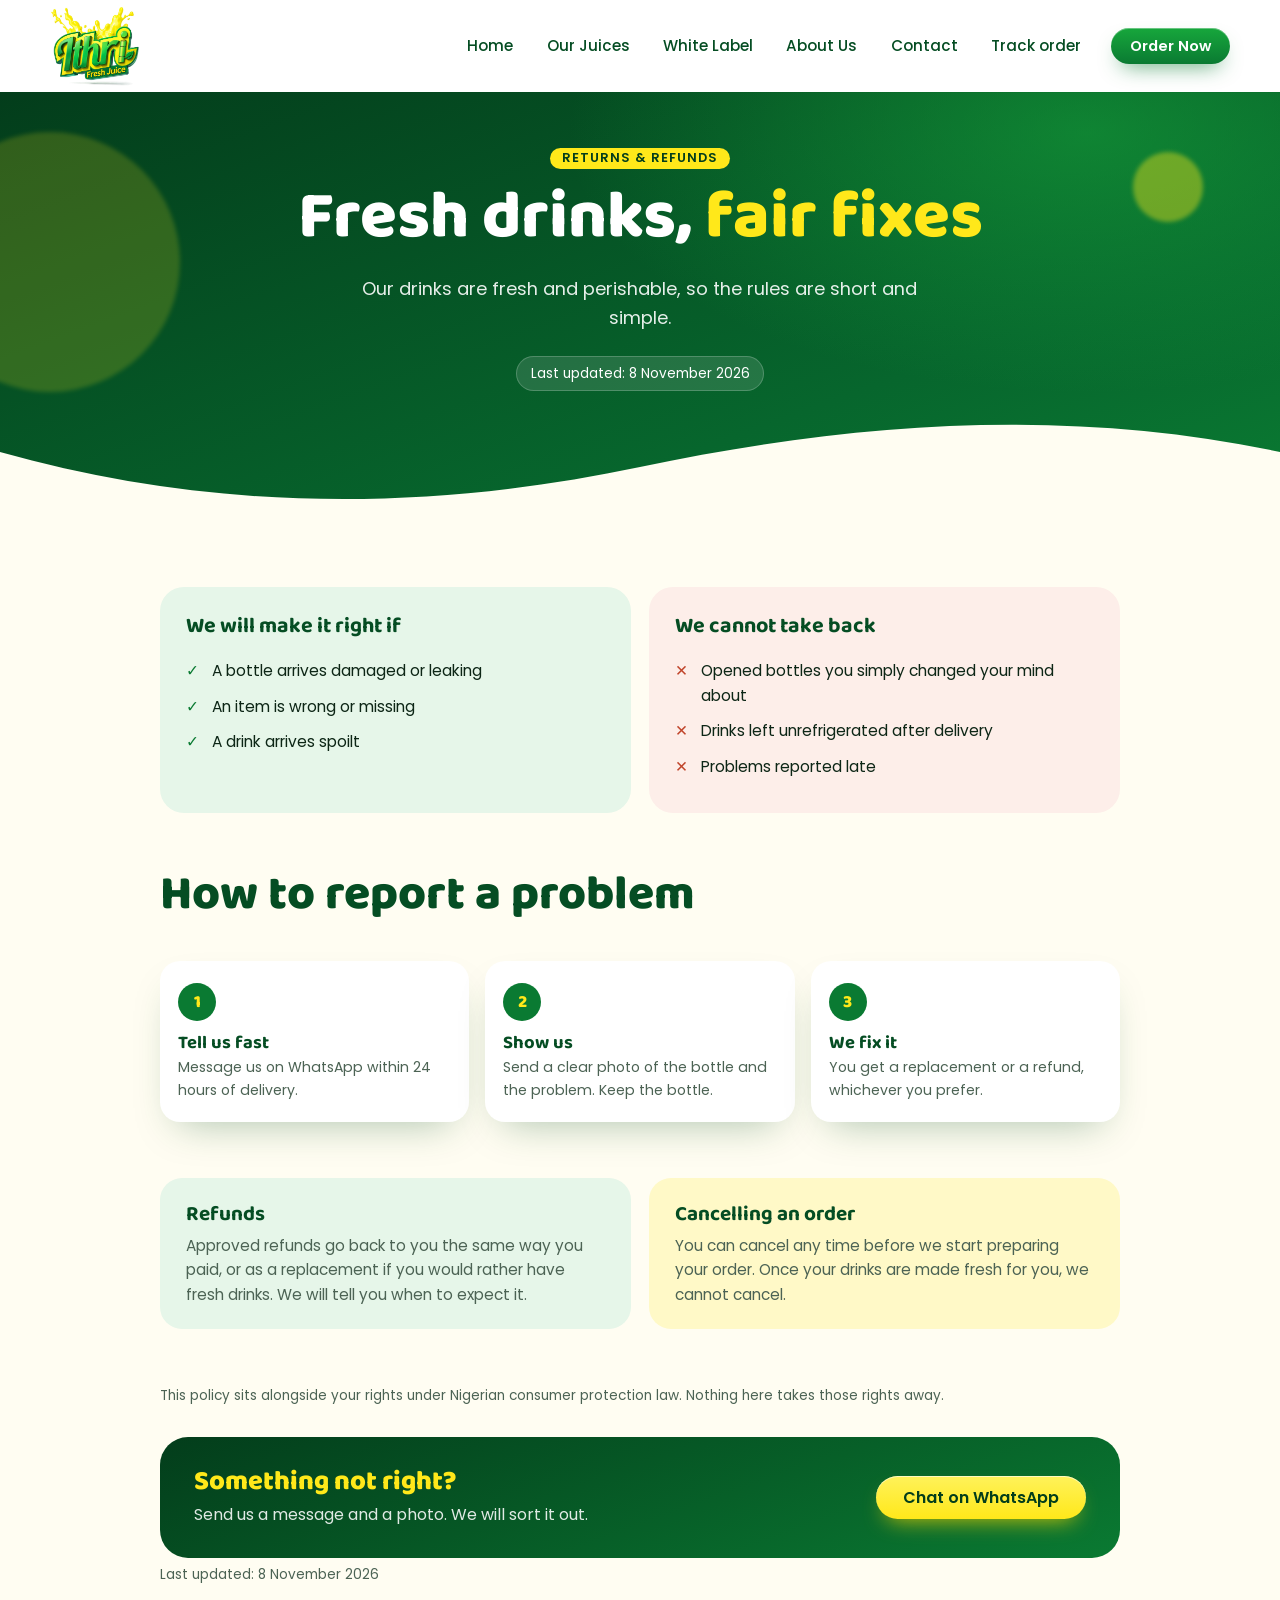
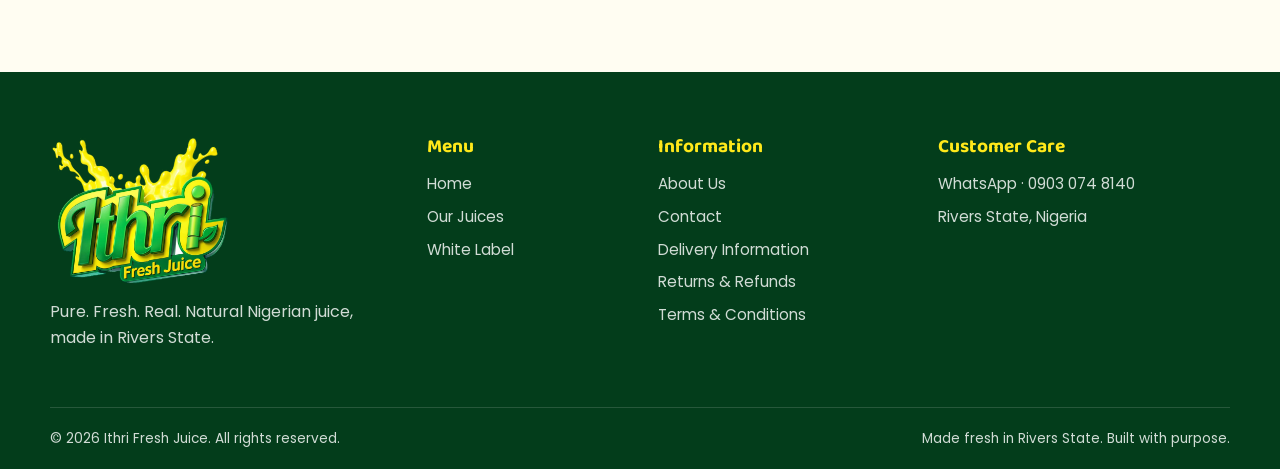
<file: returns.html>
<!DOCTYPE html>
<html lang="en">
<head>
  <meta charset="utf-8">
  <meta name="viewport" content="width=device-width, initial-scale=1">
  <title>Returns & Refunds | Ithri Fresh Juice</title>
  <meta name="description" content="Returns and refunds at Ithri Fresh Juice: when we replace or refund, how to report a problem and how cancellations work.">
  <meta name="theme-color" content="#0a7a32">
  <link rel="icon" href="assets/favicon.png" type="image/png">
  <link rel="preconnect" href="https://fonts.googleapis.com">
  <link rel="preconnect" href="https://fonts.gstatic.com" crossorigin>
  <link href="https://fonts.googleapis.com/css2?family=Baloo+2:wght@600;700;800&family=Poppins:wght@400;500;600&display=swap" rel="stylesheet">
  <link rel="stylesheet" href="css/style.css">
</head>
<body>

  <!-- ============ HEADER ============ -->
  <header class="site-header" id="top">
    <div class="container header-inner">
      <a class="brand" href="index.html" aria-label="Ithri Fresh Juice home"><img src="assets/logo.png" alt="Ithri Fresh Juice" width="700" height="623"></a>
      <nav class="main-nav" id="main-nav" aria-label="Main">
        <a href="index.html#home">Home</a>
        <a href="index.html#products">Our Juices</a>
        <a href="#" data-soon="White Label">White Label</a>
        <a href="index.html#story">About Us</a>
        <a href="contact.html">Contact</a>
        <a href="#" data-soon="Order tracking">Track order</a>
        <a class="btn btn-small nav-cta" href="index.html#contact" data-order="">Order Now</a>
      </nav>
      <button class="nav-toggle" id="nav-toggle" aria-label="Open menu" aria-expanded="false" aria-controls="main-nav"><span></span><span></span><span></span></button>
    </div>
  </header>

  <main>
    <section class="page-hero hero-sm">
      <span class="blob blob-1" aria-hidden="true"></span><span class="blob blob-3" aria-hidden="true"></span>
      <div class="container">
        <p class="eyebrow">Returns &amp; Refunds</p>
        <h1>Fresh drinks, <span>fair fixes</span></h1>
        <p class="lead">Our drinks are fresh and perishable, so the rules are short and simple.</p>
        <p class="updated">Last updated: 8 November 2026</p>
      </div>
      <svg class="hero-wave" viewBox="0 0 1440 90" preserveAspectRatio="none" aria-hidden="true"><path d="M0 40C240 100 480 100 720 55S1200-5 1440 40v50H0Z"/></svg>
    </section>
    <section class="section">
      <div class="container sub-wrap">
        <div class="yesno">
          <div class="yes"><h3>We will make it right if</h3>
            <ul><li>A bottle arrives damaged or leaking</li><li>An item is wrong or missing</li><li>A drink arrives spoilt</li></ul></div>
          <div class="no"><h3>We cannot take back</h3>
            <ul><li>Opened bottles you simply changed your mind about</li><li>Drinks left unrefrigerated after delivery</li><li>Problems reported late</li></ul></div>
        </div>

        <h2 class="block-title">How to report a problem</h2>
        <ol class="flow three">
          <li><h3>Tell us fast</h3><p>Message us on WhatsApp within 24 hours of delivery.</p></li>
          <li><h3>Show us</h3><p>Send a clear photo of the bottle and the problem. Keep the bottle.</p></li>
          <li><h3>We fix it</h3><p>You get a replacement or a refund, whichever you prefer.</p></li>
        </ol>

        <div class="duo">
          <div class="note tint"><h3>Refunds</h3><p>Approved refunds go back to you the same way you paid, or as a replacement if you would rather have fresh drinks. We will tell you when to expect it.</p></div>
          <div class="note warm"><h3>Cancelling an order</h3><p>You can cancel any time before we start preparing your order. Once your drinks are made fresh for you, we cannot cancel.</p></div>
        </div>
        <p class="stamp" style="margin-bottom:30px">This policy sits alongside your rights under Nigerian consumer protection law. Nothing here takes those rights away.</p>

        <aside class="cta-strip">
          <div><h2>Something not right?</h2><p>Send us a message and a photo. We will sort it out.</p></div>
          <a class="btn btn-yellow" href="#" data-wa="Hello Ithri Fresh Juice, I would like to report a problem with my order." target="_blank" rel="noopener">Chat on WhatsApp</a>
        </aside>
        <p class="stamp">Last updated: 8 November 2026</p>
      </div>
    </section>
  </main>

  <!-- ============ FOOTER ============ -->
  <footer class="site-footer" id="contact">
    <div class="container footer-grid">
      <div class="foot-brand">
        <img src="assets/logo-clean.png" alt="Ithri Fresh Juice" width="700" height="582" loading="lazy">
        <p>Pure. Fresh. Real. Natural Nigerian juice, made in Rivers State.</p>
        <a class="foot-ig" id="foot-ig" href="#" target="_blank" rel="noopener" hidden>Instagram</a>
      </div>
      <nav aria-label="Menu">
        <h4>Menu</h4>
        <ul>
          <li><a href="index.html#home">Home</a></li>
          <li><a href="index.html#products">Our Juices</a></li>
          <li><a href="#" data-soon="White Label">White Label</a></li>
        </ul>
      </nav>
      <nav aria-label="Information">
        <h4>Information</h4>
        <ul>
          <li><a href="index.html#story">About Us</a></li>
          <li><a href="contact.html">Contact</a></li>
          <li><a href="delivery.html">Delivery Information</a></li>
          <li><a href="returns.html">Returns &amp; Refunds</a></li>
          <li><a href="terms.html">Terms &amp; Conditions</a></li>
        </ul>
      </nav>
      <div>
        <h4>Customer Care</h4>
        <ul class="care">
          <li><a id="foot-wa" href="#" target="_blank" rel="noopener">WhatsApp</a></li>
          <li id="foot-email-li" hidden><a id="foot-email" href="#"></a></li>
          <li id="foot-address"></li>
          <li id="foot-hours" hidden></li>
        </ul>
      </div>
    </div>
    <div class="container foot-bottom">
      <p>&copy; 2026 Ithri Fresh Juice. All rights reserved.</p>
      <p>Made fresh in Rivers State. Built with purpose.</p>
    </div>
  </footer>

  <div class="toast" id="toast" role="status" aria-live="polite"></div>
  <script src="js/config.js"></script>
  <script src="js/inner.js"></script>
</body>
</html>
</file>
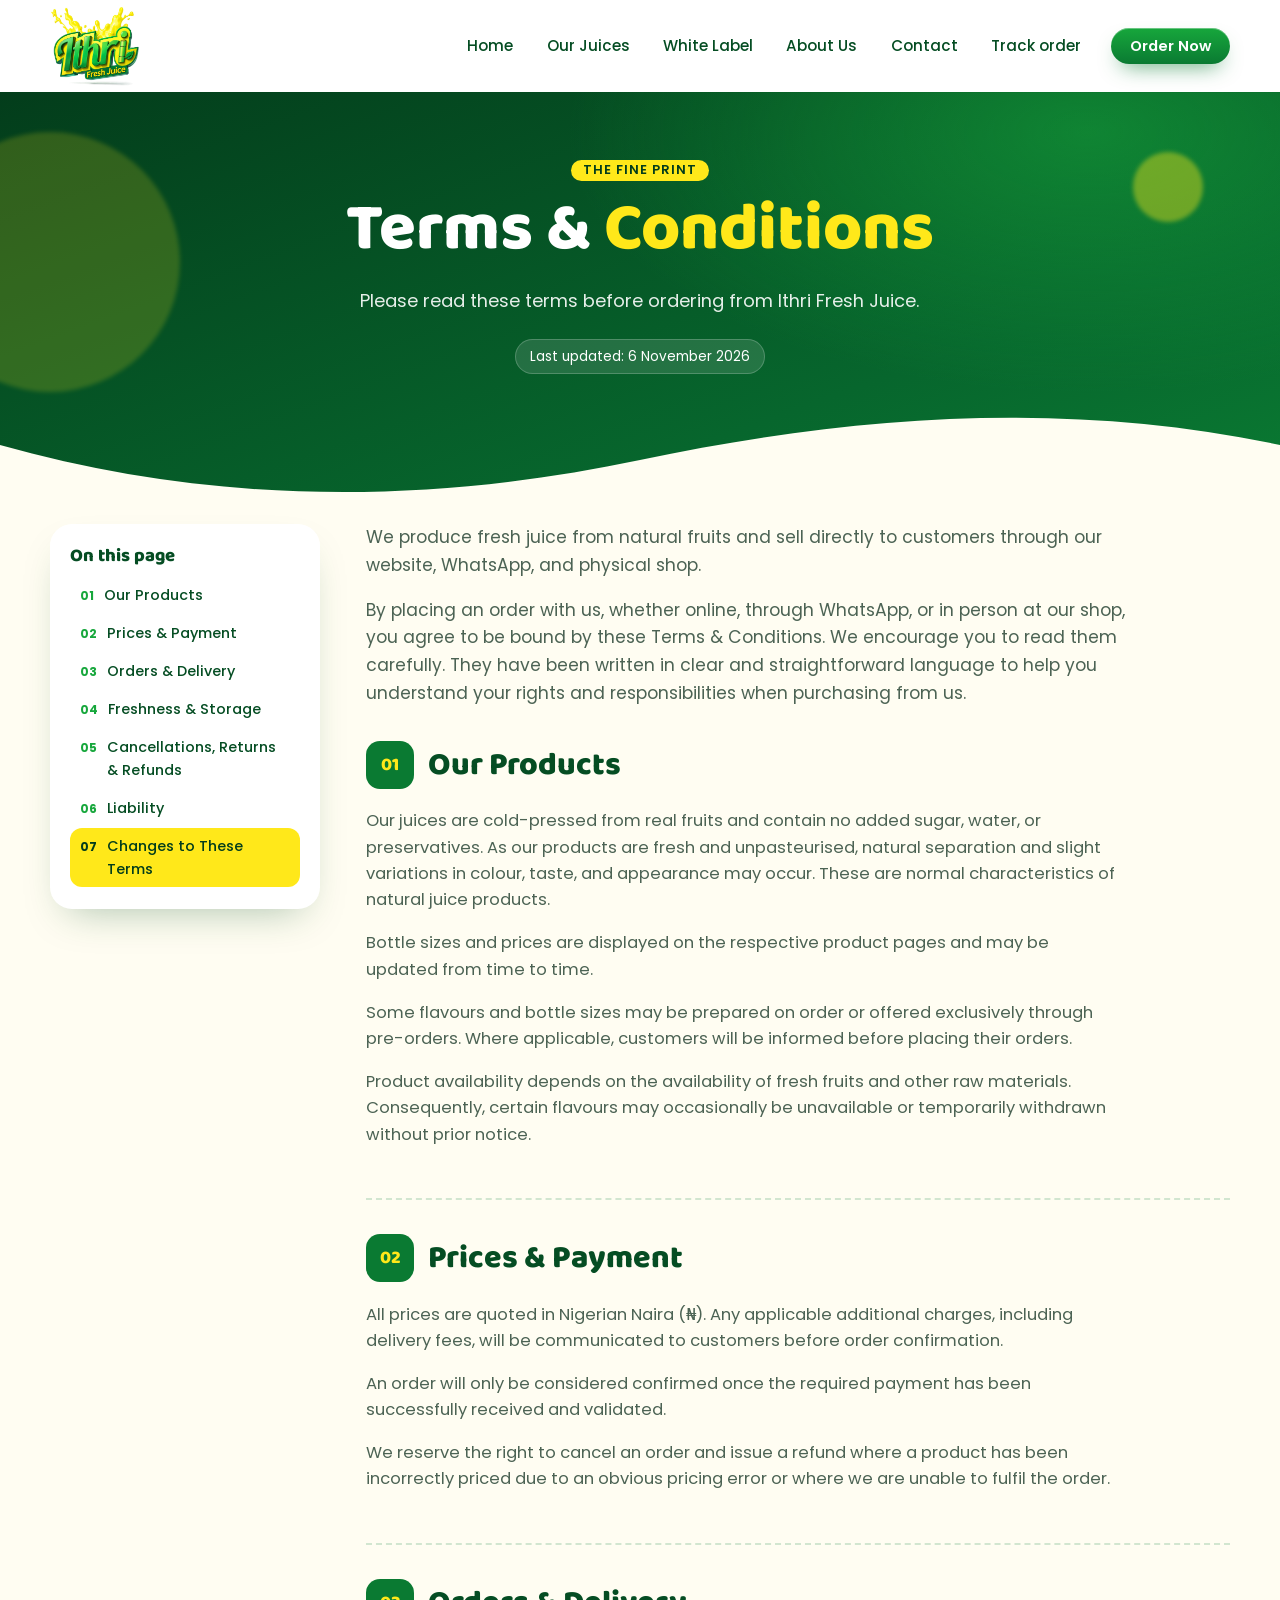
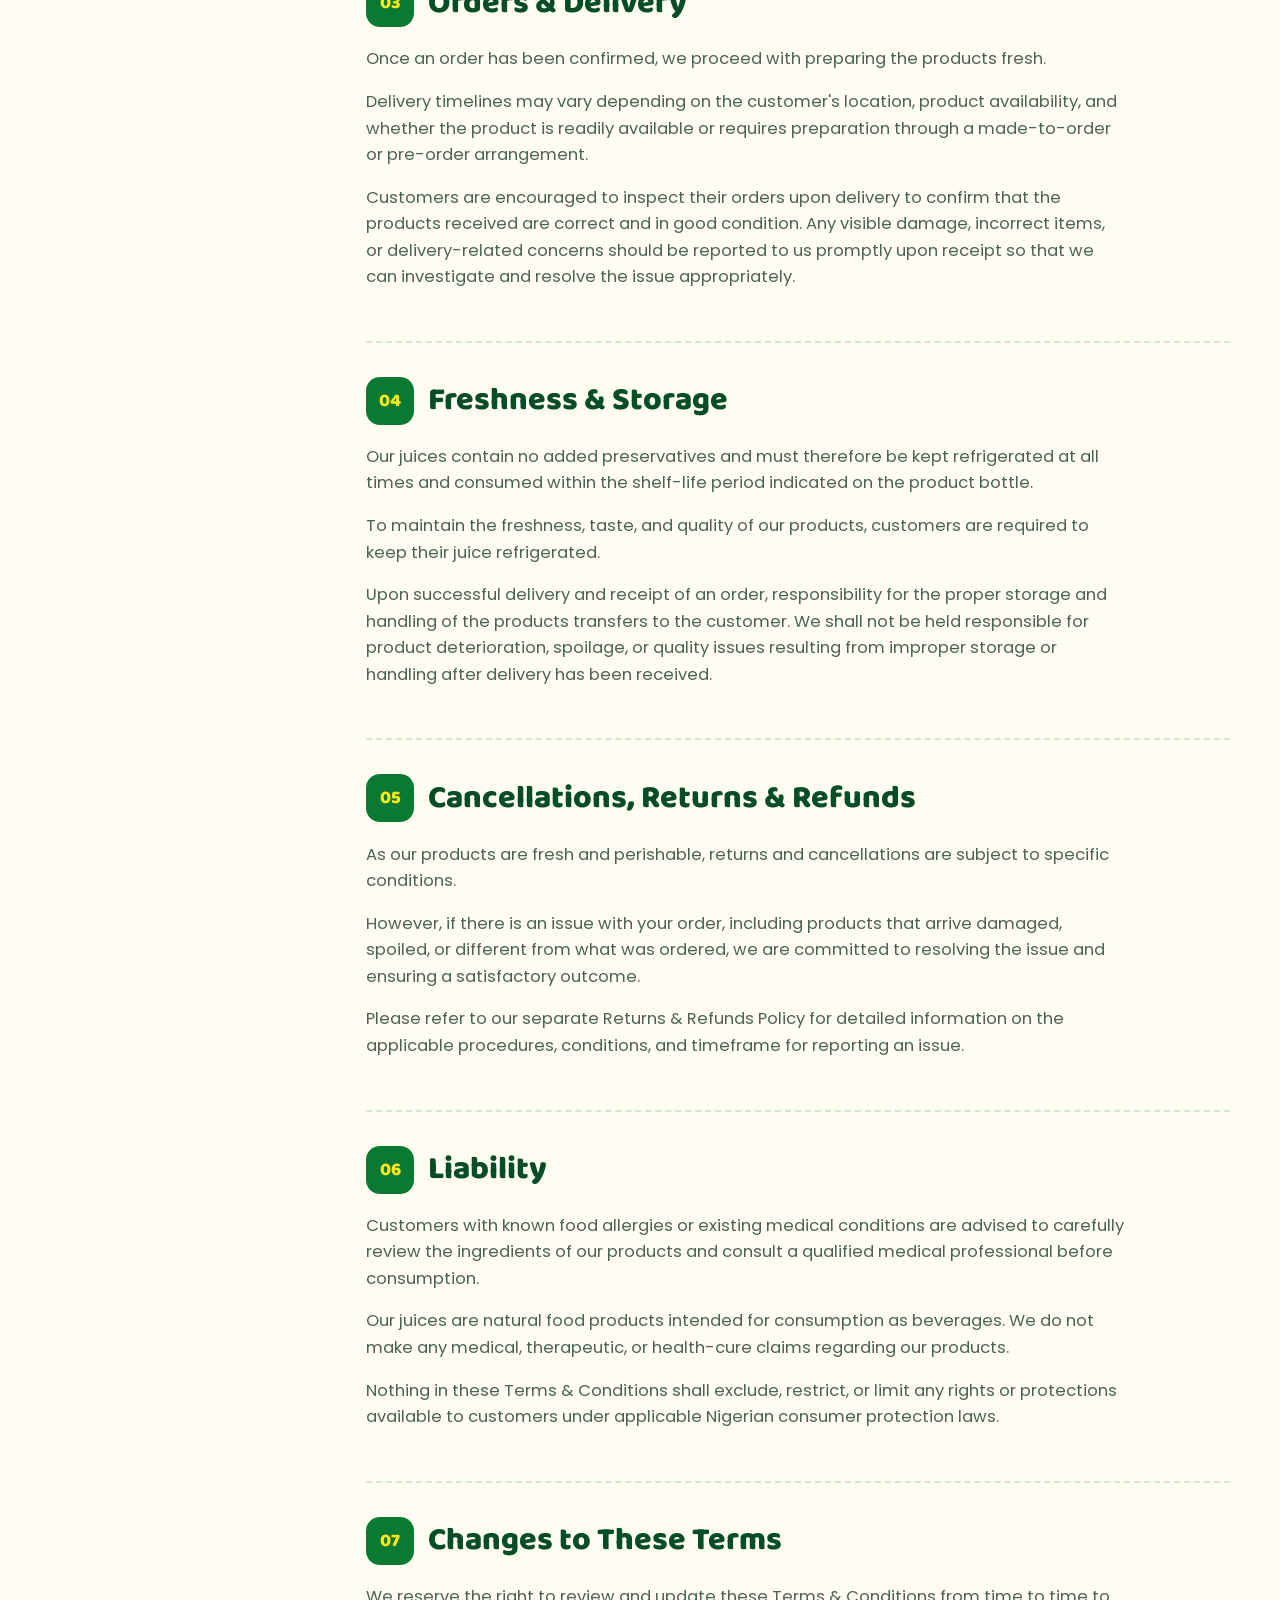
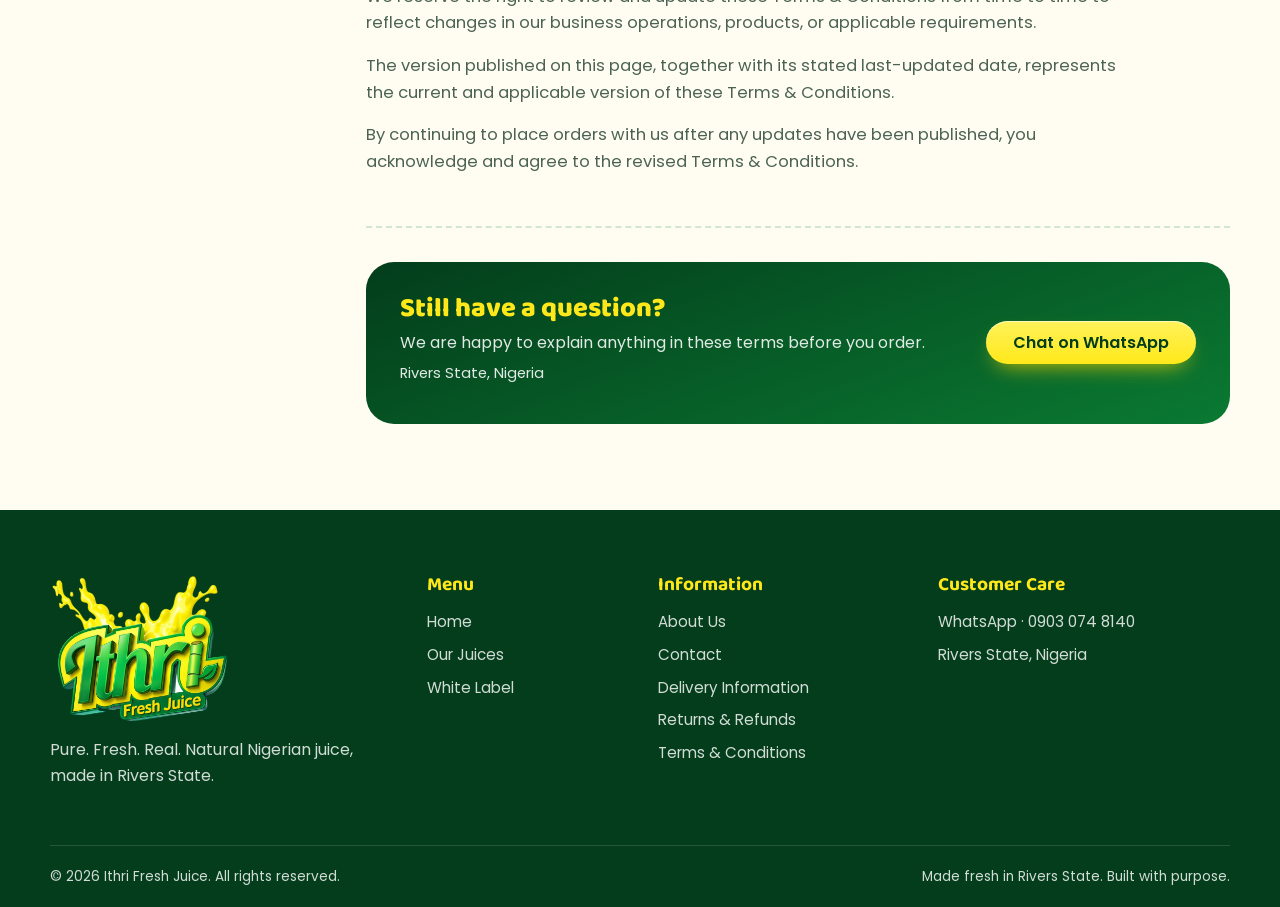
<file: terms.html>
<!DOCTYPE html>
<html lang="en">
<head>
  <meta charset="utf-8">
  <meta name="viewport" content="width=device-width, initial-scale=1">
  <title>Terms & Conditions | Ithri Fresh Juice</title>
  <meta name="description" content="The terms for ordering fresh juices and milks from Ithri Fresh Juice, made in Rivers State, Nigeria.">
  <meta name="theme-color" content="#0a7a32">
  <link rel="icon" href="assets/favicon.png" type="image/png">
  <link rel="preconnect" href="https://fonts.googleapis.com">
  <link rel="preconnect" href="https://fonts.gstatic.com" crossorigin>
  <link href="https://fonts.googleapis.com/css2?family=Baloo+2:wght@600;700;800&family=Poppins:wght@400;500;600&display=swap" rel="stylesheet">
  <link rel="stylesheet" href="css/style.css">
</head>
<body>

  <!-- ============ HEADER ============ -->
  <header class="site-header" id="top">
    <div class="container header-inner">
      <a class="brand" href="index.html" aria-label="Ithri Fresh Juice home"><img src="assets/logo.png" alt="Ithri Fresh Juice" width="700" height="623"></a>
      <nav class="main-nav" id="main-nav" aria-label="Main">
        <a href="index.html#home">Home</a>
        <a href="index.html#products">Our Juices</a>
        <a href="#" data-soon="White Label">White Label</a>
        <a href="index.html#story">About Us</a>
        <a href="contact.html">Contact</a>
        <a href="#" data-soon="Order tracking">Track order</a>
        <a class="btn btn-small nav-cta" href="index.html#contact" data-order="">Order Now</a>
      </nav>
      <button class="nav-toggle" id="nav-toggle" aria-label="Open menu" aria-expanded="false" aria-controls="main-nav"><span></span><span></span><span></span></button>
    </div>
  </header>

  <main>
    <section class="page-hero">
      <span class="blob blob-1" aria-hidden="true"></span><span class="blob blob-3" aria-hidden="true"></span>
      <div class="container">
        <p class="eyebrow">The Fine Print</p>
        <h1>Terms &amp; <span>Conditions</span></h1>
        <p class="lead">Please read these terms before ordering from Ithri Fresh Juice.</p>
        <p class="updated">Last updated: 6 November 2026</p>
      </div>
      <svg class="hero-wave" viewBox="0 0 1440 90" preserveAspectRatio="none" aria-hidden="true"><path d="M0 40C240 100 480 100 720 55S1200-5 1440 40v50H0Z"/></svg>
    </section>

    <section class="section terms">
      <div class="container">
        <div class="terms-layout">
          <nav class="toc" aria-label="On this page">
            <h2>On this page</h2>
            <ol>
          <li><a href="#t-products"><span>01</span>Our Products</a></li>
          <li><a href="#t-prices"><span>02</span>Prices &amp; Payment</a></li>
          <li><a href="#t-orders"><span>03</span>Orders &amp; Delivery</a></li>
          <li><a href="#t-freshness"><span>04</span>Freshness &amp; Storage</a></li>
          <li><a href="#t-returns"><span>05</span>Cancellations, Returns &amp; Refunds</a></li>
          <li><a href="#t-liability"><span>06</span>Liability</a></li>
          <li><a href="#t-changes"><span>07</span>Changes to These Terms</a></li>
            </ol>
          </nav>

          <div class="terms-body">
<div class="terms-intro">
          <p>We produce fresh juice from natural fruits and sell directly to customers through our website, WhatsApp, and physical shop.</p>
          <p>By placing an order with us, whether online, through WhatsApp, or in person at our shop, you agree to be bound by these Terms &amp; Conditions. We encourage you to read them carefully. They have been written in clear and straightforward language to help you understand your rights and responsibilities when purchasing from us.</p>
        </div>
        <section class="terms-sec" id="t-products">
          <h2><span class="terms-num">01</span>Our Products</h2>
          <p>Our juices are cold-pressed from real fruits and contain no added sugar, water, or preservatives. As our products are fresh and unpasteurised, natural separation and slight variations in colour, taste, and appearance may occur. These are normal characteristics of natural juice products.</p>
          <p>Bottle sizes and prices are displayed on the respective product pages and may be updated from time to time.</p>
          <p>Some flavours and bottle sizes may be prepared on order or offered exclusively through pre-orders. Where applicable, customers will be informed before placing their orders.</p>
          <p>Product availability depends on the availability of fresh fruits and other raw materials. Consequently, certain flavours may occasionally be unavailable or temporarily withdrawn without prior notice.</p>
        </section>
        <section class="terms-sec" id="t-prices">
          <h2><span class="terms-num">02</span>Prices &amp; Payment</h2>
          <p>All prices are quoted in Nigerian Naira (₦). Any applicable additional charges, including delivery fees, will be communicated to customers before order confirmation.</p>
          <p>An order will only be considered confirmed once the required payment has been successfully received and validated.</p>
          <p>We reserve the right to cancel an order and issue a refund where a product has been incorrectly priced due to an obvious pricing error or where we are unable to fulfil the order.</p>
        </section>
        <section class="terms-sec" id="t-orders">
          <h2><span class="terms-num">03</span>Orders &amp; Delivery</h2>
          <p>Once an order has been confirmed, we proceed with preparing the products fresh.</p>
          <p>Delivery timelines may vary depending on the customer&#x27;s location, product availability, and whether the product is readily available or requires preparation through a made-to-order or pre-order arrangement.</p>
          <p>Customers are encouraged to inspect their orders upon delivery to confirm that the products received are correct and in good condition. Any visible damage, incorrect items, or delivery-related concerns should be reported to us promptly upon receipt so that we can investigate and resolve the issue appropriately.</p>
        </section>
        <section class="terms-sec" id="t-freshness">
          <h2><span class="terms-num">04</span>Freshness &amp; Storage</h2>
          <p>Our juices contain no added preservatives and must therefore be kept refrigerated at all times and consumed within the shelf-life period indicated on the product bottle.</p>
          <p>To maintain the freshness, taste, and quality of our products, customers are required to keep their juice refrigerated.</p>
          <p>Upon successful delivery and receipt of an order, responsibility for the proper storage and handling of the products transfers to the customer. We shall not be held responsible for product deterioration, spoilage, or quality issues resulting from improper storage or handling after delivery has been received.</p>
        </section>
        <section class="terms-sec" id="t-returns">
          <h2><span class="terms-num">05</span>Cancellations, Returns &amp; Refunds</h2>
          <p>As our products are fresh and perishable, returns and cancellations are subject to specific conditions.</p>
          <p>However, if there is an issue with your order, including products that arrive damaged, spoiled, or different from what was ordered, we are committed to resolving the issue and ensuring a satisfactory outcome.</p>
          <p>Please refer to our separate Returns &amp; Refunds Policy for detailed information on the applicable procedures, conditions, and timeframe for reporting an issue.</p>
        </section>
        <section class="terms-sec" id="t-liability">
          <h2><span class="terms-num">06</span>Liability</h2>
          <p>Customers with known food allergies or existing medical conditions are advised to carefully review the ingredients of our products and consult a qualified medical professional before consumption.</p>
          <p>Our juices are natural food products intended for consumption as beverages. We do not make any medical, therapeutic, or health-cure claims regarding our products.</p>
          <p>Nothing in these Terms &amp; Conditions shall exclude, restrict, or limit any rights or protections available to customers under applicable Nigerian consumer protection laws.</p>
        </section>
        <section class="terms-sec" id="t-changes">
          <h2><span class="terms-num">07</span>Changes to These Terms</h2>
          <p>We reserve the right to review and update these Terms &amp; Conditions from time to time to reflect changes in our business operations, products, or applicable requirements.</p>
          <p>The version published on this page, together with its stated last-updated date, represents the current and applicable version of these Terms &amp; Conditions.</p>
          <p>By continuing to place orders with us after any updates have been published, you acknowledge and agree to the revised Terms &amp; Conditions.</p>
        </section>


            <aside class="terms-contact" id="t-contact">
              <div>
                <h2>Still have a question?</h2>
                <p>We are happy to explain anything in these terms before you order.</p>
                <p class="contact-lines">
                  <span>Rivers State, Nigeria</span>
                  <a id="terms-email" href="#" hidden></a>
                </p>
              </div>
              <a class="btn btn-yellow" id="terms-wa" href="#" target="_blank" rel="noopener">Chat on WhatsApp</a>
            </aside>
          </div>
        </div>
      </div>
    </section>
  </main>

  <!-- ============ FOOTER ============ -->
  <footer class="site-footer" id="contact">
    <div class="container footer-grid">
      <div class="foot-brand">
        <img src="assets/logo-clean.png" alt="Ithri Fresh Juice" width="700" height="582" loading="lazy">
        <p>Pure. Fresh. Real. Natural Nigerian juice, made in Rivers State.</p>
        <a class="foot-ig" id="foot-ig" href="#" target="_blank" rel="noopener" hidden>Instagram</a>
      </div>
      <nav aria-label="Menu">
        <h4>Menu</h4>
        <ul>
          <li><a href="index.html#home">Home</a></li>
          <li><a href="index.html#products">Our Juices</a></li>
          <li><a href="#" data-soon="White Label">White Label</a></li>
        </ul>
      </nav>
      <nav aria-label="Information">
        <h4>Information</h4>
        <ul>
          <li><a href="index.html#story">About Us</a></li>
          <li><a href="contact.html">Contact</a></li>
          <li><a href="delivery.html">Delivery Information</a></li>
          <li><a href="returns.html">Returns &amp; Refunds</a></li>
          <li><a href="terms.html">Terms &amp; Conditions</a></li>
        </ul>
      </nav>
      <div>
        <h4>Customer Care</h4>
        <ul class="care">
          <li><a id="foot-wa" href="#" target="_blank" rel="noopener">WhatsApp</a></li>
          <li id="foot-email-li" hidden><a id="foot-email" href="#"></a></li>
          <li id="foot-address"></li>
          <li id="foot-hours" hidden></li>
        </ul>
      </div>
    </div>
    <div class="container foot-bottom">
      <p>&copy; 2026 Ithri Fresh Juice. All rights reserved.</p>
      <p>Made fresh in Rivers State. Built with purpose.</p>
    </div>
  </footer>

  <div class="toast" id="toast" role="status" aria-live="polite"></div>
  <script src="js/config.js"></script>
  <script src="js/inner.js"></script>
</body>
</html>
</file>
<file: css/style.css>
/* =========================================================
   Ithri Fresh Juice: landing page
   Brand colours come straight from the logo (green + yellow)
   ========================================================= */
:root{
  --green-950:#033d1b;
  --green-900:#054d23;
  --green-800:#07662d;
  --green-700:#0a7a32;
  --green-500:#17a73c;
  --green-100:#e6f6e9;
  --yellow:#ffe81a;
  --yellow-600:#f2d400;
  --yellow-100:#fff9c7;
  --cream:#fffdf2;
  --ink:#0d2616;
  --muted:#4c6354;
  --white:#fff;

  --tint-tigernut-milk:#f6e3bd;
  --tint-sugarcane-juice:#e3f0b4;
  --tint-pineapple-juice:#ffe9a3;
  --tint-watermelon-juice:#ffd2d2;
  --tint-zobo-mix:#e9c6d2;
  --tint-coconut-water:#d3efe6;

  --radius:22px;
  --shadow:0 18px 40px -18px rgba(5,77,35,.35);
  --font-display:'Baloo 2','Trebuchet MS',system-ui,sans-serif;
  --font-body:'Poppins',system-ui,-apple-system,'Segoe UI',Roboto,sans-serif;
}

*,*::before,*::after{box-sizing:border-box}
html{scroll-behavior:smooth;scroll-padding-top:100px}
body{margin:0;font-family:var(--font-body);color:var(--ink);background:var(--cream);line-height:1.6;-webkit-font-smoothing:antialiased}
img{max-width:100%;height:auto;display:block}
a{color:inherit}
h1,h2,h3,h4{font-family:var(--font-display);line-height:1.1;margin:0 0 .5em;color:var(--green-900)}
p{margin:0 0 1em}
ul,ol{margin:0;padding:0;list-style:none}
[hidden]{display:none!important}
.container{width:min(1180px,100% - 40px);margin-inline:auto}
.sr-only{position:absolute;width:1px;height:1px;overflow:hidden;clip:rect(0 0 0 0);white-space:nowrap}
:focus-visible{outline:3px solid var(--yellow-600);outline-offset:3px;border-radius:6px}

/* ---------- Buttons ---------- */
.btn{display:inline-flex;align-items:center;justify-content:center;gap:.5em;padding:.85em 1.7em;border-radius:999px;border:0;cursor:pointer;
  font:600 1rem/1 var(--font-body);text-decoration:none;color:#fff;background:linear-gradient(180deg,var(--green-500),var(--green-700));
  box-shadow:0 10px 22px -10px rgba(10,122,50,.8),inset 0 1px 0 rgba(255,255,255,.35);transition:transform .2s,box-shadow .2s,filter .2s}
.btn:hover{transform:translateY(-2px);filter:brightness(1.06)}
.btn:active{transform:translateY(0)}
.btn-yellow{color:var(--green-950);background:linear-gradient(180deg,#fff25a,var(--yellow));box-shadow:0 10px 22px -10px rgba(242,212,0,.9),inset 0 1px 0 rgba(255,255,255,.6)}
.btn-small{padding:.7em 1.3em;font-size:.92rem}

.eyebrow{display:inline-block;margin:0 0 .9em;padding:.35em .95em;border-radius:999px;font:600 .8rem/1 var(--font-body);letter-spacing:.08em;text-transform:uppercase;
  color:var(--green-950);background:var(--yellow)}
.eyebrow.dark{color:var(--green-800);background:var(--green-100)}

/* ---------- Header ---------- */
.site-header{position:sticky;top:0;z-index:50;background:rgba(255,255,255,.94);backdrop-filter:blur(10px);box-shadow:0 1px 0 rgba(5,77,35,.08)}
.header-inner{display:flex;align-items:center;justify-content:space-between;gap:20px;min-height:92px}
.brand img{width:auto;height:80px}
.main-nav{display:flex;align-items:center;gap:6px}
.main-nav a:not(.btn){padding:.55em .9em;border-radius:999px;font-weight:500;font-size:.95rem;text-decoration:none;color:var(--green-900);transition:background .2s,color .2s}
.main-nav a:not(.btn):hover{background:var(--green-100)}
.nav-cta{margin-left:10px}
.nav-toggle{display:none;width:46px;height:46px;border-radius:12px;border:0;background:var(--green-100);cursor:pointer;padding:0;position:relative}
.nav-toggle span{position:absolute;left:12px;right:12px;height:3px;border-radius:3px;background:var(--green-800);transition:transform .25s,opacity .2s,top .25s}
.nav-toggle span:nth-child(1){top:15px}.nav-toggle span:nth-child(2){top:22px}.nav-toggle span:nth-child(3){top:29px}
.nav-toggle[aria-expanded="true"] span:nth-child(1){top:22px;transform:rotate(45deg)}
.nav-toggle[aria-expanded="true"] span:nth-child(2){opacity:0}
.nav-toggle[aria-expanded="true"] span:nth-child(3){top:22px;transform:rotate(-45deg)}

/* ---------- Hero ---------- */
.hero{position:relative;overflow:hidden;color:#fff;padding:56px 0 130px;
  background:radial-gradient(900px 500px at 80% 20%,rgba(23,167,60,.55),transparent 65%),linear-gradient(160deg,var(--green-950),var(--green-800) 70%,var(--green-700))}
.blob{position:absolute;border-radius:50%;background:var(--yellow);opacity:.18;filter:blur(2px)}
.blob-1{width:260px;height:260px;left:-80px;top:40px}
.blob-2{width:120px;height:120px;left:46%;bottom:110px;opacity:.3}
.blob-3{width:70px;height:70px;right:6%;top:60px;opacity:.4}
.hero-inner{position:relative;display:grid;grid-template-columns:1.05fr .95fr;gap:30px;align-items:center}
.hero-copy .eyebrow{box-shadow:0 8px 18px -10px rgba(0,0,0,.5)}
.hero h1{font-size:clamp(2.8rem,6.4vw,5.2rem);font-weight:800;color:#fff;letter-spacing:-.01em;margin-bottom:.35em}
.hero h1 span{color:var(--yellow)}
.lead{max-width:34em;font-size:1.12rem;color:rgba(255,255,255,.9)}
.hero-actions{display:flex;flex-wrap:wrap;gap:14px;margin:26px 0 34px}
.badges{display:flex;flex-wrap:wrap;gap:12px}
.badges li{display:grid;grid-template-columns:auto 1fr;column-gap:10px;align-items:center;padding:12px 16px;border-radius:16px;background:rgba(255,255,255,.1);border:1px solid rgba(255,255,255,.18);min-width:170px}
.badges svg{grid-row:span 2;width:30px;height:30px;padding:6px;border-radius:50%;background:var(--yellow);fill:var(--green-900)}
.badges b{font-size:.92rem;line-height:1.2}
.badges small{font-size:.78rem;color:rgba(255,255,255,.75);line-height:1.2}
.hero-wave{position:absolute;left:0;right:0;bottom:-1px;width:100%;height:90px;fill:var(--cream)}

/* slider */
.hero-stage{position:relative;min-height:600px;display:flex;flex-direction:column;align-items:center;justify-content:flex-end}
.stage-disc{position:absolute;top:3%;left:50%;width:min(430px,92%);aspect-ratio:1;transform:translateX(-50%);border-radius:50%;
  background:radial-gradient(circle at 35% 30%,#fff58a,var(--yellow) 55%,var(--yellow-600));box-shadow:0 30px 70px -20px rgba(0,0,0,.45),inset 0 -14px 30px rgba(0,0,0,.08)}
.slides{position:relative;width:100%;height:410px;margin-bottom:12px}
.slide{--x:0px;--s:1;position:absolute;left:50%;bottom:0;margin:0;width:140px;transform-origin:50% 100%;
  transform:translateX(calc(-50% + var(--x))) scale(var(--s));opacity:0;pointer-events:none;z-index:1;
  transition:transform .6s cubic-bezier(.3,.8,.3,1),opacity .5s ease,filter .5s}
.slide img{width:100%;height:auto;filter:drop-shadow(0 22px 22px rgba(0,0,0,.35))}
.slide.is-active{--s:1.1;opacity:1;z-index:3;pointer-events:auto}
.slide.is-active img{animation:float 5s ease-in-out infinite}
.slide.is-prev,.slide.is-next{--s:.7;opacity:.8;z-index:2;filter:saturate(.9)}
.slide.is-prev{--x:-158px}
.slide.is-next{--x:158px}
@keyframes float{0%,100%{transform:translateY(0)}50%{transform:translateY(-10px)}}
.slide-caption{position:relative;z-index:4;text-align:center;max-width:380px;padding:16px 22px 18px;border-radius:20px;background:rgba(3,61,27,.55);backdrop-filter:blur(8px);border:1px solid rgba(255,255,255,.2)}
.slide-caption h2{margin:0 0 .15em;font-size:1.55rem;color:var(--yellow)}
.slide-caption p{margin:0 0 .8em;font-size:.92rem;color:rgba(255,255,255,.9)}
.slider-controls{position:relative;z-index:4;display:flex;align-items:center;gap:14px;margin-top:16px}
.arrow{width:42px;height:42px;border-radius:50%;border:2px solid rgba(255,255,255,.5);background:transparent;color:#fff;font-size:1.7rem;line-height:1;cursor:pointer;display:grid;place-items:center;padding:0 0 4px;transition:background .2s,color .2s}
.arrow:hover{background:var(--yellow);color:var(--green-950);border-color:var(--yellow)}
.dots{display:flex;gap:8px}
.dot{width:10px;height:10px;border-radius:50%;border:0;padding:0;background:rgba(255,255,255,.4);cursor:pointer;transition:width .3s,background .3s}
.dot[aria-selected="true"]{width:28px;border-radius:6px;background:var(--yellow)}

/* ---------- Sections ---------- */
.section{padding:86px 0}
.section-head{display:flex;align-items:flex-end;justify-content:space-between;gap:20px;margin-bottom:40px}
.section-head.center{flex-direction:column;align-items:center;text-align:center;margin-bottom:46px}
.section-head h2,.section h2{font-size:clamp(2rem,4vw,3rem);font-weight:800;margin-bottom:0}
.link-arrow{font-weight:600;text-decoration:none;color:var(--green-700);padding:.5em 1em;border-radius:999px;background:var(--green-100)}
.link-arrow:hover{background:var(--yellow)}

/* products */
.product-grid{display:grid;grid-template-columns:repeat(auto-fit,minmax(210px,1fr));gap:22px}
.product-card{position:relative;display:flex;flex-direction:column;align-items:center;text-align:center;padding:22px 18px 24px;border-radius:var(--radius);background:#fff;box-shadow:var(--shadow);transition:transform .3s}
.product-card:hover{transform:translateY(-8px)}
.product-visual{position:relative;width:100%;height:280px;display:grid;place-items:end center;margin-bottom:14px}
.product-visual::before{content:"";position:absolute;bottom:4px;left:50%;width:74%;aspect-ratio:1;transform:translateX(-50%);border-radius:50%;background:var(--tint)}
.product-visual img{position:relative;height:275px;width:auto;max-width:none;filter:drop-shadow(0 14px 12px rgba(0,0,0,.28));transition:transform .4s}
.product-card:hover .product-visual img{transform:scale(1.06) rotate(-2deg)}
.product-card h3{font-size:1.35rem;margin-bottom:.25em}
.product-card p{font-size:.9rem;color:var(--muted);flex:1}

/* specials */
.specials{background:linear-gradient(180deg,var(--yellow-100),var(--cream))}
.special-grid{display:grid;grid-template-columns:repeat(auto-fit,minmax(300px,1fr));gap:26px;max-width:900px;margin-inline:auto}
.special-card{position:relative;display:grid;grid-template-columns:130px 1fr;align-items:center;gap:26px;padding:26px 26px 26px 22px;border-radius:28px;background:#fff;box-shadow:var(--shadow);overflow:hidden}
.special-card::before{content:"";position:absolute;inset:auto auto -60px -50px;width:230px;height:230px;border-radius:50%;background:var(--tint)}
.special-visual{position:relative;z-index:1}
.special-visual img{height:300px;width:auto;max-width:none;filter:drop-shadow(0 16px 14px rgba(0,0,0,.28))}
.special-body{position:relative;z-index:1}
.special-body h3{font-size:1.6rem}
.special-body p{color:var(--muted);font-size:.95rem}
.badge{position:absolute;top:16px;right:16px;z-index:2;padding:.35em .9em;border-radius:999px;font:600 .72rem/1 var(--font-body);letter-spacing:.08em;text-transform:uppercase;background:var(--yellow);color:var(--green-950)}

/* why choose */
.why-inner{display:grid;grid-template-columns:1fr 1.2fr;gap:50px;align-items:center}
.why-copy h2,.story-copy h2,.mission-copy h2{margin-bottom:.45em}
.why-copy p{color:var(--muted);font-size:1.05rem}
.why-cards{display:grid;grid-template-columns:repeat(2,1fr);gap:18px}
.why-card{padding:26px 22px;border-radius:var(--radius);background:#fff;box-shadow:var(--shadow);border-top:5px solid var(--yellow)}
.why-card h3{font-size:1.2rem;margin:.7em 0 .2em}
.why-card p{margin:0;color:var(--muted);font-size:.9rem}
.ico{display:grid;place-items:center;width:52px;height:52px;border-radius:16px;background:var(--green-100)}
.ico svg{width:26px;height:26px;fill:none;stroke:var(--green-700);stroke-width:2;stroke-linecap:round;stroke-linejoin:round}

/* process */
.process{background:var(--green-900);color:#fff;position:relative;overflow:hidden}
.process h2{color:#fff}
.process .eyebrow{background:var(--yellow)}
.steps{display:grid;grid-template-columns:repeat(5,1fr);gap:18px;counter-reset:s;position:relative}
.steps::before{content:"";position:absolute;top:30px;left:10%;right:10%;border-top:3px dashed rgba(255,232,26,.45)}
.steps li{position:relative;text-align:center;padding:0 6px}
.num{display:grid;place-items:center;width:62px;height:62px;margin:0 auto 16px;border-radius:50%;background:var(--yellow);color:var(--green-950);font:800 1.7rem/1 var(--font-display);box-shadow:0 0 0 8px var(--green-900),0 10px 20px -8px rgba(0,0,0,.5)}
.steps h3{color:var(--yellow);font-size:1.25rem;margin-bottom:.3em}
.steps p{font-size:.9rem;color:rgba(255,255,255,.82);margin:0}

/* story */
.story-inner{display:grid;grid-template-columns:1.1fr .9fr;gap:40px;align-items:center}
.story-copy p{color:var(--muted);font-size:1.05rem;max-width:34em}
.stats{display:flex;flex-wrap:wrap;gap:14px;margin-top:26px}
.stats li{min-width:130px;padding:16px 20px;border-radius:18px;background:#fff;box-shadow:var(--shadow);text-align:center}
.stats b{display:block;font:800 2.4rem/1 var(--font-display);color:var(--green-700)}
.stats span{font-size:.82rem;color:var(--muted)}
.story-visual{position:relative;height:470px;display:flex;align-items:flex-end;justify-content:center}
.story-disc{position:absolute;left:50%;top:50%;width:min(410px,92%);aspect-ratio:1;transform:translate(-50%,-52%);border-radius:50%;
  background:radial-gradient(circle at 35% 30%,#fff58a,var(--yellow) 55%,var(--yellow-600));box-shadow:0 30px 60px -24px rgba(5,77,35,.45)}
.story-visual img{position:relative;width:auto;max-width:none;filter:drop-shadow(0 18px 14px rgba(0,0,0,.3))}
.story-visual .c1{height:330px;margin-right:-10px;transform:rotate(-5deg)}
.story-visual .c2{height:420px;z-index:2}
.story-visual .c3{height:330px;margin-left:-10px;transform:rotate(5deg)}

/* mission */
.mission{background:linear-gradient(160deg,var(--green-950),var(--green-800));color:#fff}
.mission h2{color:#fff}
.mission-inner{display:grid;grid-template-columns:1.2fr 1fr;gap:50px;align-items:center}
.mission-copy p{color:rgba(255,255,255,.88);font-size:1.05rem;max-width:36em}
.mission-copy b{color:var(--yellow)}
.pillars{display:grid;gap:14px}
.pillars li{display:grid;grid-template-columns:auto 1fr;column-gap:16px;align-items:center;padding:18px 20px;border-radius:20px;background:rgba(255,255,255,.1);border:1px solid rgba(255,255,255,.16)}
.pillars .ico{grid-row:span 2;background:var(--yellow)}
.pillars .ico svg{stroke:var(--green-900)}
.pillars h3{margin:0;color:#fff;font-size:1.2rem}
.pillars p{margin:0;font-size:.88rem;color:rgba(255,255,255,.8)}

/* instagram */
.insta .container.center{text-align:center}
.insta-handle{font-size:1.8rem;margin-bottom:26px}
.insta-handle a{text-decoration:none}
.insta-grid{display:grid;grid-template-columns:repeat(4,1fr);gap:14px;max-width:760px;margin-inline:auto}
.insta-tile{display:grid;place-items:end center;aspect-ratio:1;border-radius:20px;overflow:hidden;background:var(--yellow-100);transition:transform .3s}
.insta-tile:hover{transform:scale(1.04)}
.insta-tile img{height:92%;width:auto}

/* faq */
.faq-inner{max-width:820px}
.faq-list{display:grid;gap:12px}
details{border-radius:18px;background:#fff;box-shadow:var(--shadow);overflow:hidden}
summary{cursor:pointer;list-style:none;display:flex;justify-content:space-between;align-items:center;gap:16px;padding:20px 24px;font:600 1.05rem/1.3 var(--font-body);color:var(--green-900)}
summary::-webkit-details-marker{display:none}
summary::after{content:"+";flex:none;display:grid;place-items:center;width:32px;height:32px;border-radius:50%;background:var(--yellow);font-size:1.4rem;line-height:1;transition:transform .25s}
details[open] summary::after{transform:rotate(45deg)}
details p{margin:0;padding:0 24px 22px;color:var(--muted)}

/* newsletter */
.newsletter{background:var(--yellow);padding:64px 0}
.newsletter-inner{display:grid;grid-template-columns:1fr 1fr;gap:30px;align-items:center}
.newsletter h3{font-size:2.1rem;margin-bottom:.2em}
.newsletter p{margin:0;color:var(--green-900)}
.news-form{display:flex;flex-wrap:wrap;gap:10px}
.news-form input{flex:1;min-width:200px;padding:.95em 1.3em;border-radius:999px;border:2px solid transparent;font:1rem var(--font-body);background:#fff}
.news-form input:focus{outline:none;border-color:var(--green-700)}
.news-form .btn{background:linear-gradient(180deg,var(--green-500),var(--green-700));color:#fff}
.form-msg{flex-basis:100%;min-height:1.4em;font-weight:500}

/* footer */
.site-footer{background:var(--green-950);color:rgba(255,255,255,.82);padding:64px 0 0}
.footer-grid{display:grid;grid-template-columns:1.4fr .8fr 1fr 1.2fr;gap:36px;padding-bottom:40px}
.foot-brand img{width:180px;margin-bottom:14px}
.foot-brand p{max-width:22em}
.site-footer h4{color:var(--yellow);font-size:1.2rem;margin-bottom:.8em}
.site-footer li{margin-bottom:.55em;font-size:.95rem}
.site-footer a{text-decoration:none}
.site-footer a:hover{color:var(--yellow);text-decoration:underline}
.foot-ig{display:inline-block;margin-top:6px;font-weight:600;color:var(--yellow)}
.foot-bottom{display:flex;flex-wrap:wrap;justify-content:space-between;gap:8px;padding:20px 0;border-top:1px solid rgba(255,255,255,.14);font-size:.85rem}
.foot-bottom p{margin:0}

/* toast */
.toast{position:fixed;left:50%;bottom:26px;z-index:99;max-width:min(90vw,420px);padding:14px 22px;border-radius:14px;background:var(--green-950);color:#fff;font-size:.92rem;box-shadow:0 16px 36px -12px rgba(0,0,0,.5);
  transform:translate(-50%,30px);opacity:0;pointer-events:none;transition:transform .3s,opacity .3s}
.toast.show{transform:translate(-50%,0);opacity:1}

/* reveal on scroll */
.js .reveal{opacity:0;transform:translateY(24px);transition:opacity .7s ease,transform .7s ease}
.js .reveal.in{opacity:1;transform:none}

/* ---------- Responsive ---------- */
@media (max-width:980px){
  .hero-inner{grid-template-columns:1fr;text-align:center}
  .lead{margin-inline:auto}
  .hero-actions,.badges{justify-content:center}
  .why-inner,.story-inner,.mission-inner,.newsletter-inner{grid-template-columns:1fr}
  .steps{grid-template-columns:1fr 1fr;gap:34px 18px}
  .steps::before{display:none}
  .steps li:last-child{grid-column:1/-1}
  .footer-grid{grid-template-columns:1fr 1fr}
  .story-visual{max-width:460px;margin-inline:auto;width:100%}
}
@media (max-width:860px){
  .nav-toggle{display:block}
  .main-nav{position:absolute;top:100%;left:0;right:0;flex-direction:column;align-items:stretch;gap:2px;padding:14px 20px 22px;background:#fff;box-shadow:0 24px 30px -20px rgba(5,77,35,.4);
    transform:translateY(-12px);opacity:0;pointer-events:none;transition:transform .25s,opacity .25s}
  .main-nav.open{transform:none;opacity:1;pointer-events:auto}
  .main-nav a:not(.btn){padding:.9em 1em;font-size:1.05rem}
  .nav-cta{margin:10px 0 0}
}
@media (max-width:620px){
  .section{padding:64px 0}
  .brand img{height:64px}
  .header-inner{min-height:80px}
  .hero{padding:36px 0 110px}
  .hero-stage{min-height:520px}
  .slides{height:330px}
  .slide{width:112px}
  .slide.is-prev{--x:-112px}.slide.is-next{--x:112px}
  .stage-disc{width:min(360px,96%)}
  .section-head{flex-direction:column;align-items:flex-start}
  .special-card{grid-template-columns:96px 1fr;gap:16px;padding:22px 16px}
  .special-visual img{height:240px}
  .special-body h3{font-size:1.3rem}
  .why-cards{grid-template-columns:1fr}
  .stats{flex-wrap:nowrap;gap:10px}
  .stats li{min-width:0;flex:1;padding:14px 6px}
  .stats b{font-size:2rem}
  .steps{grid-template-columns:1fr}
  .story-visual{height:380px}
  .story-visual .c1,.story-visual .c3{height:250px}
  .story-visual .c2{height:320px}
  .insta-grid{grid-template-columns:repeat(2,1fr)}
  .footer-grid{grid-template-columns:1fr}
  .badges li{min-width:0;flex:1 1 100%}
}
@media (prefers-reduced-motion:reduce){
  *,*::before,*::after{animation:none!important;transition:none!important;scroll-behavior:auto!important}
  .js .reveal{opacity:1;transform:none}
}

/* =========================================================
   Inner pages (terms, delivery, returns)
   ========================================================= */
.page-hero{position:relative;overflow:hidden;color:#fff;padding:64px 0 120px;text-align:center;
  background:radial-gradient(800px 400px at 85% 10%,rgba(23,167,60,.55),transparent 65%),linear-gradient(160deg,var(--green-950),var(--green-800) 70%,var(--green-700))}
.page-hero .container{position:relative}
.page-hero h1{font-size:clamp(2.4rem,5.4vw,4.2rem);font-weight:800;color:#fff;margin-bottom:.3em}
.page-hero h1 span{color:var(--yellow)}
.page-hero .lead{margin-inline:auto}
.page-hero .updated{display:inline-block;margin:6px 0 0;padding:.4em 1em;border-radius:999px;font-size:.85rem;background:rgba(255,255,255,.12);border:1px solid rgba(255,255,255,.2)}
.page-hero .hero-wave{fill:var(--cream)}

.terms{padding-top:30px}
.glance{display:grid;grid-template-columns:repeat(4,1fr);gap:16px;margin:-70px 0 54px;position:relative;z-index:2}
.glance li{padding:22px 20px;border-radius:var(--radius);background:#fff;box-shadow:var(--shadow);border-bottom:5px solid var(--yellow)}
.glance h3{font-size:1.1rem;margin:.7em 0 .15em}
.glance p{margin:0;font-size:.86rem;color:var(--muted)}

.terms-layout{display:grid;grid-template-columns:270px 1fr;gap:46px;align-items:start}
.toc{position:sticky;top:112px;padding:22px 20px;border-radius:var(--radius);background:#fff;box-shadow:var(--shadow)}
.toc h2{font-size:1.15rem;margin-bottom:.6em}
.toc ol{display:grid;gap:2px}
.toc a{display:flex;gap:10px;align-items:baseline;padding:.45em .7em;border-radius:12px;font-size:.9rem;font-weight:500;text-decoration:none;color:var(--green-900);transition:background .2s}
.toc a span{font:700 .75rem var(--font-body);color:var(--green-500)}
.toc a:hover{background:var(--green-100)}
.toc a.on{background:var(--yellow);color:var(--green-950)}
.toc a.on span{color:var(--green-950)}

.terms-sec{padding:0 0 34px;margin-bottom:34px;border-bottom:2px dashed rgba(10,122,50,.18);scroll-margin-top:104px}
.terms-sec h2{display:flex;align-items:center;gap:14px;font-size:clamp(1.5rem,2.6vw,2rem);margin-bottom:.6em}
.terms-num{flex:none;display:grid;place-items:center;width:48px;height:48px;border-radius:14px;background:var(--green-700);color:var(--yellow);font:800 1.15rem var(--font-display)}
.terms-sec p{color:var(--muted);font-size:1.03rem;max-width:46em}

.terms-contact{display:flex;flex-wrap:wrap;align-items:center;justify-content:space-between;gap:22px;padding:32px 34px;border-radius:28px;color:#fff;
  background:linear-gradient(160deg,var(--green-950),var(--green-700))}
.terms-contact h2{color:var(--yellow);font-size:1.7rem;margin-bottom:.25em}
.terms-contact p{margin:0 0 .4em;color:rgba(255,255,255,.88)}
.contact-lines{display:flex;flex-direction:column;font-size:.92rem}
.contact-lines a{color:var(--yellow)}

.blank-page{min-height:60vh;background:var(--cream)}

@media (max-width:980px){
  .glance{grid-template-columns:repeat(2,1fr)}
  .terms-layout{grid-template-columns:1fr;gap:26px}
  .toc{position:static}
  .toc ol{grid-template-columns:repeat(2,1fr)}
}
@media (max-width:620px){
  .page-hero{padding:44px 0 100px}
  .glance{grid-template-columns:1fr;margin-top:-60px}
  .toc ol{grid-template-columns:1fr}
  .terms-contact{padding:26px 22px}
  .terms-num{width:42px;height:42px}
}

/* =========================================================
   Info cards on the landing page
   ========================================================= */
.explore{padding:70px 0 20px}
.explore-grid{display:grid;grid-template-columns:repeat(3,1fr);gap:22px}
.explore-card{display:flex;flex-direction:column;align-items:flex-start;padding:30px 28px 28px;border-radius:28px;text-decoration:none;
  border:2px solid transparent;transition:transform .3s,box-shadow .3s,border-color .3s}
.explore-card:hover{transform:translateY(-6px);box-shadow:var(--shadow);border-color:var(--green-700)}
.tone-green{background:var(--green-100)}.tone-yellow{background:var(--yellow-100)}.tone-mint{background:#d9f1e8}
.explore-card .tag{display:inline-flex;align-items:center;gap:8px;margin-bottom:18px;font:600 .76rem/1 var(--font-body);letter-spacing:.1em;text-transform:uppercase;color:var(--green-800)}
.explore-card .tag svg{width:20px;height:20px;fill:none;stroke:var(--green-800);stroke-width:2;stroke-linecap:round;stroke-linejoin:round}
.explore-card h3{font-size:1.7rem;margin-bottom:.35em}
.explore-card p{color:var(--muted);font-size:.96rem;flex:1}
.explore-card .more{display:inline-flex;align-items:center;gap:8px;margin-top:6px;font-weight:600;color:var(--green-700)}
.explore-card .more i{font-style:normal;transition:transform .25s}
.explore-card:hover .more i{transform:translateX(5px)}
@media (max-width:980px){.explore-grid{grid-template-columns:1fr}}

/* =========================================================
   Delivery, returns, contact and blog pages
   ========================================================= */
.sub-wrap{max-width:960px}
.hero-sm{padding:52px 0 110px}
.mini{display:grid;grid-template-columns:repeat(3,1fr);gap:14px;margin:-64px 0 50px;position:relative;z-index:2}
.mini li{display:flex;align-items:center;gap:14px;padding:16px 18px;border-radius:18px;background:#fff;box-shadow:var(--shadow);border-left:5px solid var(--yellow);font-weight:600;color:var(--green-900);font-size:.95rem}
.mini .ico{flex:none;width:44px;height:44px;border-radius:14px}

.block-title{font-size:clamp(1.6rem,3vw,2.2rem);margin-bottom:.9em}
.flow{display:grid;grid-template-columns:repeat(4,1fr);gap:16px;margin-bottom:56px;counter-reset:f}
.flow li{position:relative;padding:22px 18px 20px;border-radius:20px;background:#fff;box-shadow:var(--shadow);counter-increment:f}
.flow li::before{content:counter(f);display:grid;place-items:center;width:38px;height:38px;margin-bottom:12px;border-radius:50%;background:var(--green-700);color:var(--yellow);font:800 1.1rem var(--font-display)}
.flow h3{font-size:1.15rem;margin-bottom:.2em}
.flow p{margin:0;font-size:.88rem;color:var(--muted)}

.duo{display:grid;grid-template-columns:repeat(2,1fr);gap:18px;margin-bottom:56px}
.note{padding:26px 26px 22px;border-radius:22px;background:#fff;box-shadow:var(--shadow)}
.note h3{font-size:1.3rem;margin-bottom:.35em}
.note p{margin:0;color:var(--muted);font-size:.96rem}
.note.tint{background:var(--green-100);box-shadow:none}
.note.warm{background:var(--yellow-100);box-shadow:none}

.yesno{display:grid;grid-template-columns:repeat(2,1fr);gap:18px;margin-bottom:56px}
.yesno>div{padding:28px 26px;border-radius:24px}
.yesno .yes{background:var(--green-100)}
.yesno .no{background:#fdeee9}
.yesno h3{display:flex;align-items:center;gap:10px;font-size:1.35rem;margin-bottom:.7em}
.yesno li{position:relative;padding:.35em 0 .35em 1.7em;font-size:.97rem;color:var(--ink)}
.yesno li::before{position:absolute;left:0;top:.35em;font-weight:800}
.yesno .yes li::before{content:"\2713";color:var(--green-700)}
.yesno .no li::before{content:"\2715";color:#c0452b}

.cta-strip{display:flex;flex-wrap:wrap;align-items:center;justify-content:space-between;gap:20px;padding:30px 34px;border-radius:28px;color:#fff;background:linear-gradient(160deg,var(--green-950),var(--green-700))}
.cta-strip h2{color:var(--yellow);font-size:1.7rem;margin-bottom:.2em}
.cta-strip p{margin:0;color:rgba(255,255,255,.88)}
.stamp{margin:6px 0 0;font-size:.85rem;color:var(--muted)}

/* contact */
.contact-card{display:grid;grid-template-columns:1.15fr 1fr;gap:0;margin-bottom:50px;border-radius:30px;overflow:hidden;box-shadow:var(--shadow);background:#fff}
.contact-main{padding:38px 36px}
.contact-main h2{font-size:clamp(1.7rem,3vw,2.3rem)}
.contact-main p{color:var(--muted)}
.contact-main .btn{margin:6px 0 14px;font-size:1.05rem;padding:1em 1.9em}
.contact-num{display:block;font:700 1.3rem var(--font-display);color:var(--green-800)}
.contact-side{padding:38px 32px;color:#fff;background:linear-gradient(160deg,var(--green-950),var(--green-700))}
.contact-side h3{color:var(--yellow);font-size:1.3rem}
.contact-side li{position:relative;padding:.4em 0 .4em 1.6em;font-size:.95rem}
.contact-side li::before{content:"\2713";position:absolute;left:0;font-weight:800;color:var(--yellow)}
.contact-info{display:grid;gap:6px;margin-top:18px;padding-top:16px;border-top:1px solid rgba(255,255,255,.2);font-size:.9rem}
.contact-info a{color:var(--yellow)}

/* blog */
.jump{display:flex;flex-wrap:wrap;gap:8px;justify-content:center;margin:-62px 0 46px;position:relative;z-index:2}
.jump a{padding:.55em 1.05em;border-radius:999px;background:#fff;box-shadow:var(--shadow);font-weight:600;font-size:.88rem;text-decoration:none;color:var(--green-900);transition:background .2s}
.jump a:hover{background:var(--yellow)}
.drink{display:grid;grid-template-columns:230px 1fr;gap:34px;align-items:center;padding:28px 34px 28px 20px;margin-bottom:24px;border-radius:30px;background:#fff;box-shadow:var(--shadow);scroll-margin-top:104px}
.drink:nth-of-type(even){grid-template-columns:1fr 230px;padding:28px 20px 28px 34px}
.drink:nth-of-type(even) .drink-img{order:2}
.drink-img{position:relative;display:grid;place-items:end center;height:300px}
.drink-img::before{content:"";position:absolute;bottom:6px;left:50%;width:210px;height:210px;transform:translateX(-50%);border-radius:50%;background:var(--tint)}
.drink-img img{position:relative;height:290px;width:auto;max-width:none;filter:drop-shadow(0 14px 12px rgba(0,0,0,.28))}
.drink h2{font-size:clamp(1.6rem,3vw,2.2rem);margin-bottom:.15em}
.drink .tagline{font:600 1.02rem var(--font-body);color:var(--green-700);margin-bottom:.6em}
.drink p{color:var(--muted);font-size:1rem;max-width:40em}
.facts{display:grid;grid-template-columns:repeat(3,1fr);gap:10px;margin:16px 0 18px}
.facts li{padding:10px 14px;border-radius:14px;background:var(--cream);border:1px solid rgba(10,122,50,.14)}
.facts b{display:block;font:600 .7rem var(--font-body);letter-spacing:.1em;text-transform:uppercase;color:var(--green-500);margin-bottom:2px}
.facts span{font-size:.9rem;line-height:1.35;display:block}

@media (max-width:860px){
  .mini,.flow{grid-template-columns:1fr 1fr}
  .mini li:last-child{grid-column:1/-1}
  .contact-card{grid-template-columns:1fr}
  .drink,.drink:nth-of-type(even){grid-template-columns:1fr;padding:26px 22px}
  .drink:nth-of-type(even) .drink-img{order:0}
  .facts{grid-template-columns:1fr}
}
@media (max-width:620px){
  .mini,.flow,.duo,.yesno{grid-template-columns:1fr}
  .cta-strip{padding:26px 22px}
  .contact-main,.contact-side{padding:30px 24px}
  .jump{margin-top:-52px}
}
.section .block-title,.sub-wrap .block-title{margin-bottom:.8em}
.jump{gap:6px;margin-top:-34px}
.jump a{padding:.5em .85em;font-size:.84rem}
.contact-main h2{margin-bottom:.4em}
@media (max-width:620px){.jump{margin-top:-30px}}
.flow.three{grid-template-columns:repeat(3,1fr)}
@media (max-width:860px){.flow.three{grid-template-columns:1fr}}

/* ---------- Client UI round: readable labels + white end-to-end hero panel ---------- */
.section p.eyebrow,.hero p.eyebrow,.process p.eyebrow{color:var(--green-950);background:var(--yellow);font-size:.8rem;line-height:1;max-width:none}
.section p.eyebrow.dark{color:var(--green-800);background:var(--green-100)}

.hero-inner{grid-template-columns:.85fr 1.15fr}
.stage-disc{display:none}
.hero-stage{background:#fff;border:5px solid var(--green-600,var(--green-500));border-radius:26px;padding:28px 20px 22px;min-height:560px;box-shadow:0 26px 60px -28px rgba(0,0,0,.55)}
.hero-stage .slides{height:380px}
.slide img{filter:drop-shadow(0 16px 14px rgba(0,0,0,.28))}
.slide.is-prev,.slide.is-next{opacity:1;--s:.72;filter:brightness(.92)}
.slide.is-prev{--x:-230px}.slide.is-next{--x:230px}
.slide-caption{background:transparent;backdrop-filter:none;border:0;padding:8px 10px 0;max-width:460px}
.slide-caption h2{color:var(--green-800)}
.slide-caption p{color:var(--muted)}
.arrow{border-color:var(--green-700,#17803c);color:var(--green-800)}
.dot{background:var(--green-100)}
.dot[aria-selected="true"]{background:var(--green-700,#17803c)}
@media (max-width:980px){.hero-inner{grid-template-columns:1fr}}
@media (max-width:620px){
  .hero-stage{margin-inline:-16px;border-radius:0;border-left:0;border-right:0;min-height:500px;padding:22px 12px 18px}
  .hero-stage .slides{height:310px}
  .slide.is-prev{--x:-120px}.slide.is-next{--x:120px}
}
.hero .blob{display:none}
.product-visual::before{display:none}
.terms-intro{margin-bottom:34px}.terms-intro p{color:var(--muted);font-size:1.08rem;max-width:46em}
.special-grid:has(.special-card:only-child){max-width:440px}

/* new bottle photos are slimmer than the old mock-ups */
.hero-stage .slide{width:108px}
.hero-stage .slide.is-prev{--x:-210px}.hero-stage .slide.is-next{--x:210px}
.story-visual .c1{margin-right:14px}.story-visual .c3{margin-left:14px}
@media (max-width:620px){
  .hero-stage .slide{width:86px}
  .hero-stage .slide.is-prev{--x:-112px}.hero-stage .slide.is-next{--x:112px}
}
</file>
